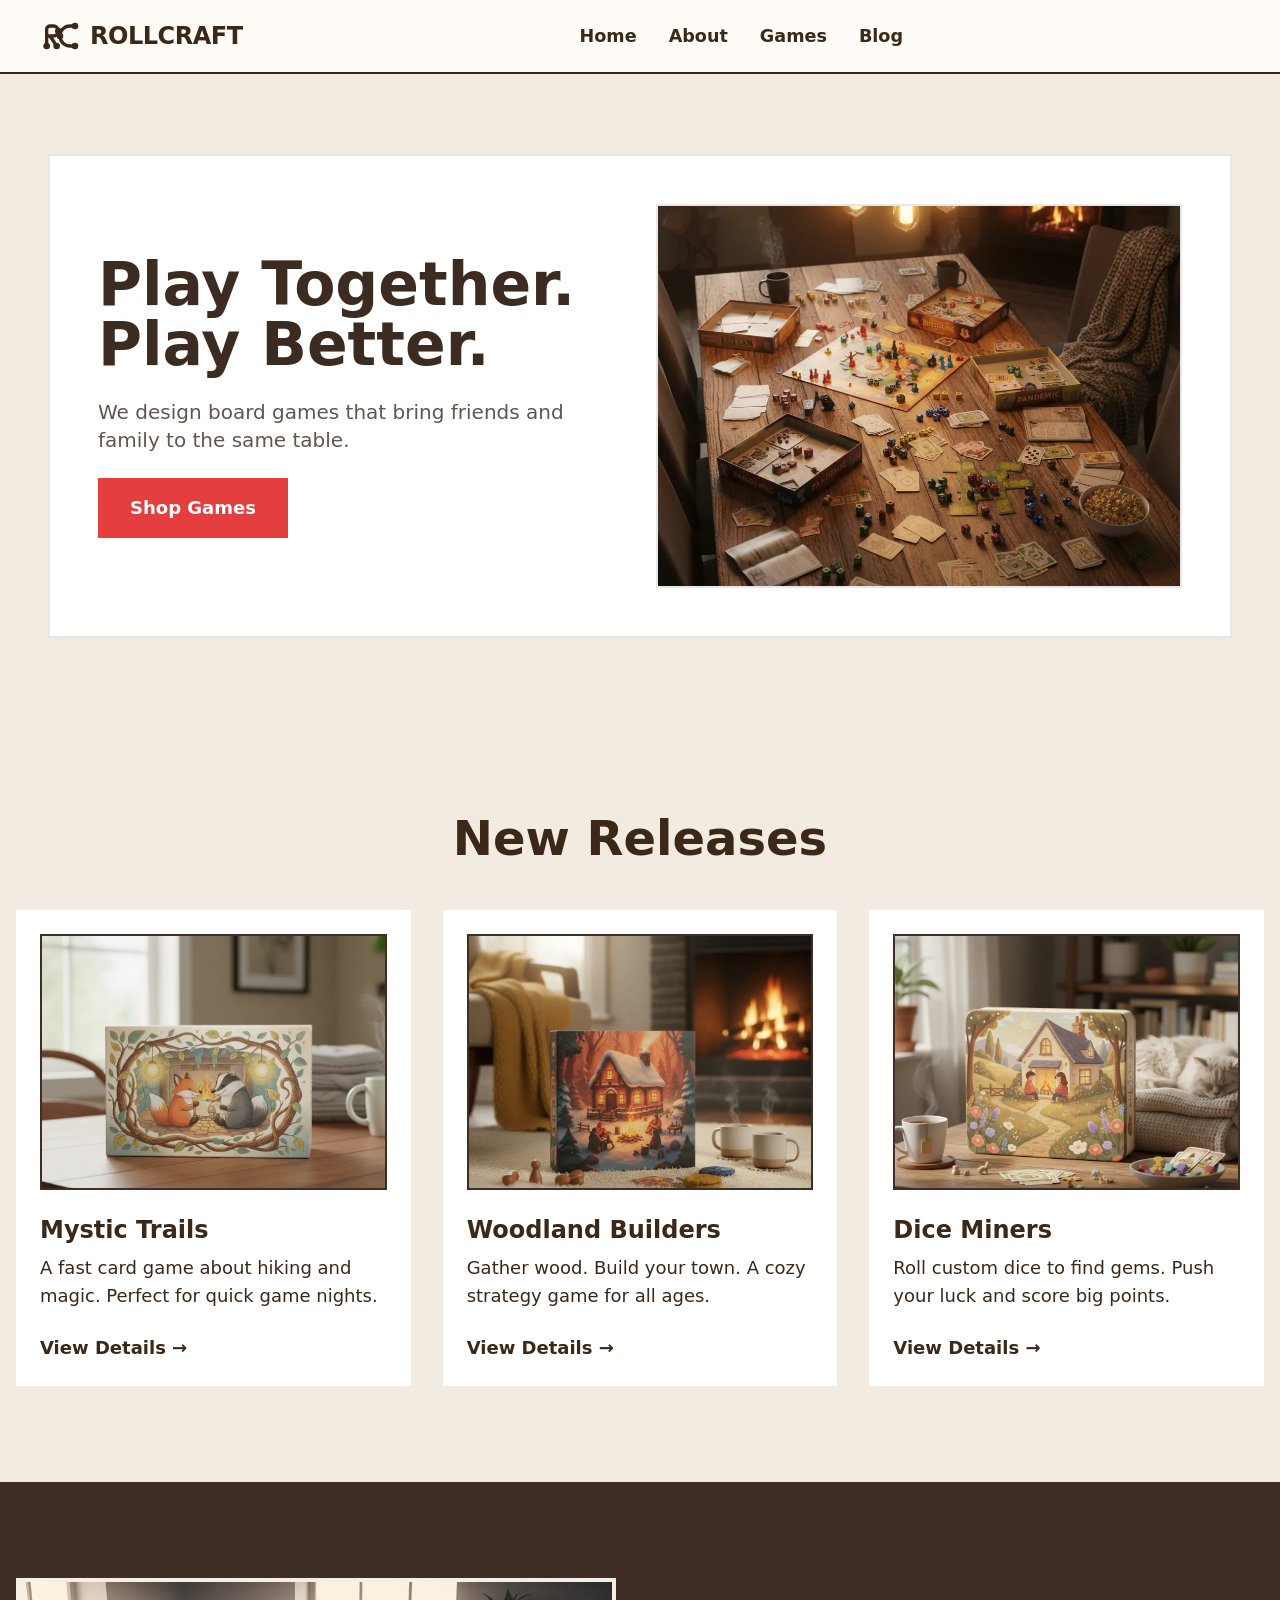
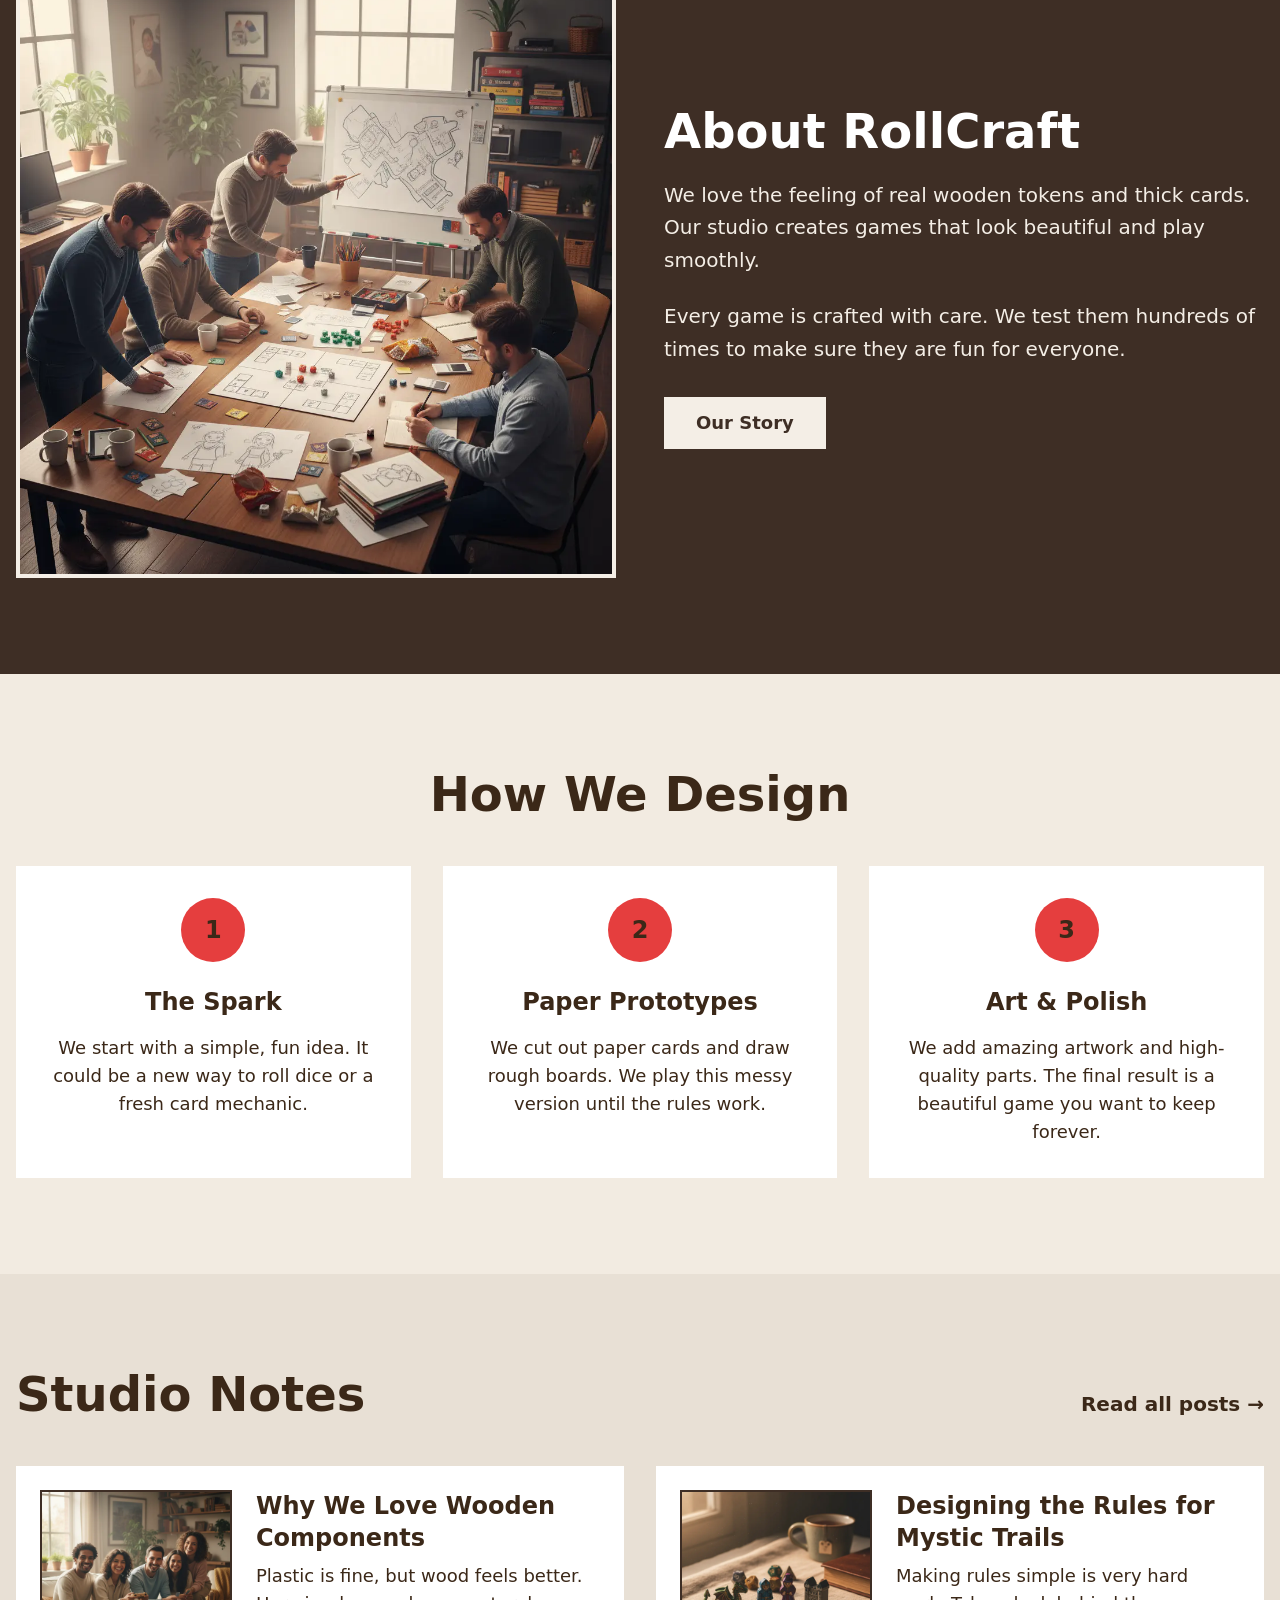
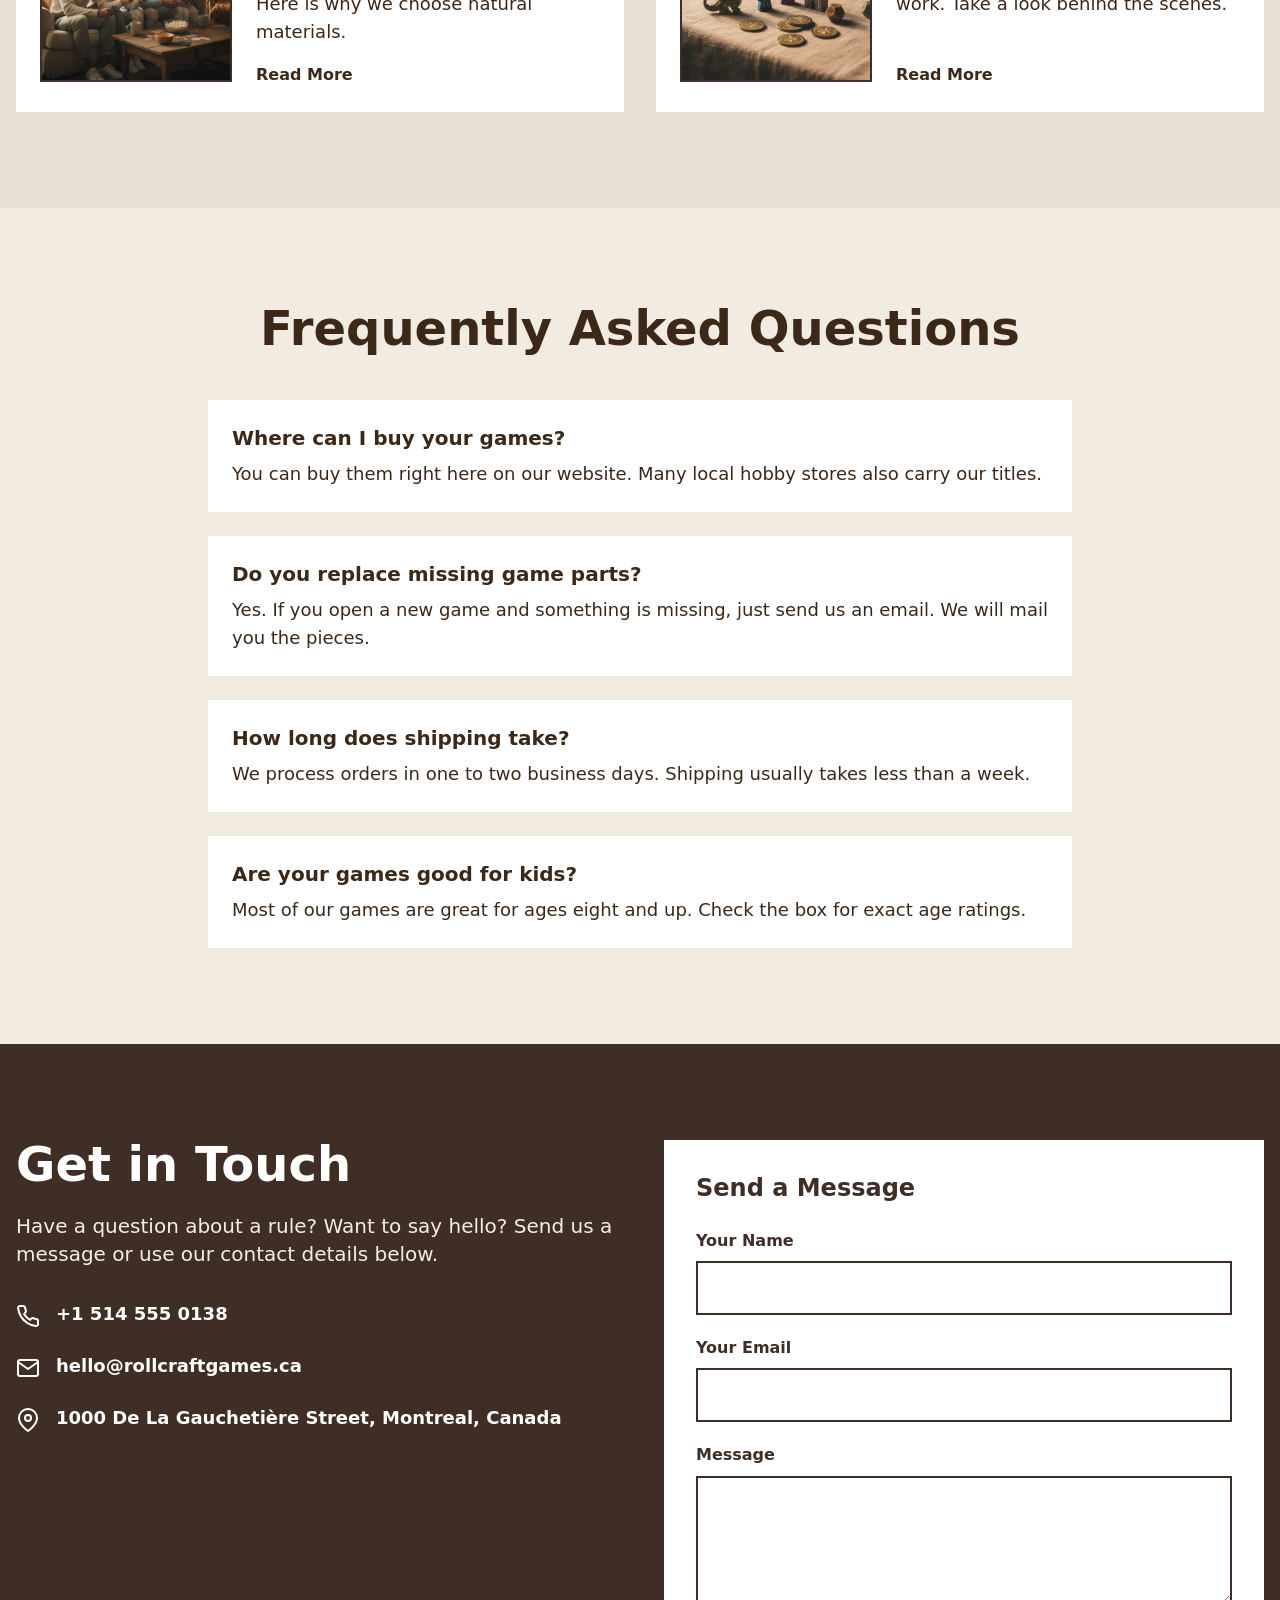
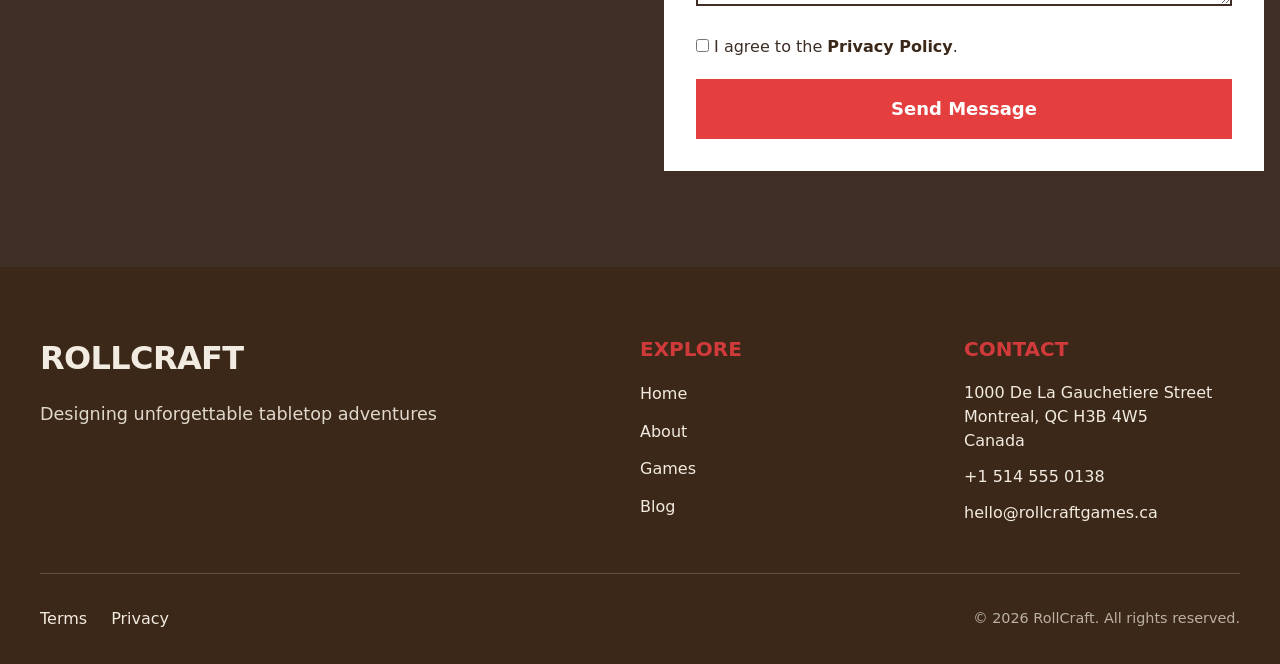
<file: index.html>
<!doctype html>
<html data-page="index.html" lang="en">
  <head>
    <meta charset="utf-8" />
    <title>RollCraft | Designing Unforgettable Tabletop Adventures</title>
    <meta
      name="description"
      content="Main page showcasing our newest board games and studio overview"
    />
    <meta name="viewport" content="width=device-width, initial-scale=1" />
    <link rel="stylesheet" href="assets/css/tailwind.css" />
    <link rel="stylesheet" href="assets/css/chrome.css" />
    <link rel="icon" href="assets/brand/favicon.svg" type="image/svg+xml" />

    <meta property="og:type" content="website" />
    <meta property="og:url" content="https://rollcraft.com/" />
    <meta
      property="og:title"
      content="RollCraft | Designing Unforgettable Tabletop Adventures"
    />
    <meta
      property="og:description"
      content="Main page showcasing our newest board games and studio overview"
    />
    <meta property="og:image:alt" content="RollCraft – tabletop game studio" />
    <meta property="og:site_name" content="RollCraft" />
    <meta property="og:image" content="assets/img/hero_banner.webp" />
    <link
      rel="shortcut icon"
      href="assets/brand/favicon.svg"
      type="image/x-icon"
    />
  </head>
  <body>
    <header class="site-header sticky-light">
      <div class="header-container">
        <a href="index.html" class="brand">
          <svg
            viewBox="0 0 24 24"
            fill="none"
            xmlns="http://www.w3.org/2000/svg"
          >
            <g
              stroke="currentColor"
              stroke-width="2"
              stroke-linecap="round"
              stroke-linejoin="round"
            >
              <path
                d="M 4 18 L 4 8 A 2 2 0 0 1 6 6 L 8 6 A 3 3 0 0 1 8 12 L 4 12 M 6 12 L 10 18 M 21 6 L 18 6 A 6 6 0 0 0 18 18 L 21 18"
              />
            </g>
            <g fill="currentColor">
              <circle cx="4" cy="18" r="2" />
              <circle cx="11" cy="9" r="2" />
              <circle cx="10" cy="18" r="2" />
              <circle cx="21" cy="6" r="2" />
              <circle cx="12" cy="12" r="2" />
              <circle cx="21" cy="18" r="2" />
            </g>
          </svg>
          <span class="brand-name">RollCraft</span>
        </a>
        <nav class="desktop-nav">
          <a href="index.html">Home</a>
          <a href="about.html">About</a>
          <a href="games.html">Games</a>
          <a href="blog.html">Blog</a>
        </nav>
        <div class="header-actions">
          <a href="games.html" class="btn btn-cta">Shop Games</a>
          <button
            class="burger-menu"
            aria-label="Open menu"
            aria-expanded="false"
            aria-controls="mobile-menu"
          >
            <svg
              viewBox="0 0 24 24"
              stroke="currentColor"
              fill="none"
              stroke-width="2"
              stroke-linecap="round"
              stroke-linejoin="round"
            >
              <line x1="3" y1="12" x2="21" y2="12"></line>
              <line x1="3" y1="6" x2="21" y2="6"></line>
              <line x1="3" y1="18" x2="21" y2="18"></line>
            </svg>
          </button>
        </div>
      </div>
      <div class="mobile-nav-overlay" id="mobile-menu">
        <div class="mobile-bottom-sheet">
          <button class="close-menu" aria-label="Close menu">
            <svg
              viewBox="0 0 24 24"
              stroke="currentColor"
              fill="none"
              stroke-width="2"
              stroke-linecap="round"
              stroke-linejoin="round"
            >
              <line x1="18" y1="6" x2="6" y2="18"></line>
              <line x1="6" y1="6" x2="18" y2="18"></line>
            </svg>
          </button>
          <nav class="mobile-nav-links">
            <a href="index.html">Home</a>
            <a href="about.html">About</a>
            <a href="games.html">Games</a>
            <a href="blog.html">Blog</a>
            <a href="games.html" class="btn btn-cta mobile-cta">Shop Games</a>
          </nav>
        </div>
      </div>
    </header>

    <main>
      <section id="hero" class="py-12 md:py-20 px-6 md:px-12 max-w-7xl mx-auto">
        <div
          class="grid md:grid-cols-2 gap-8 items-center bg-white border-2 border-brown squircle p-6 md:p-12"
        >
          <div class="space-y-6">
            <h1 class="text-4xl md:text-6xl font-bold text-[#3B2B20]">
              Play Together. Play Better.
            </h1>
            <p class="text-lg md:text-xl text-[#3B2B20]/80">
              We design board games that bring friends and family to the same
              table.
            </p>

            <a
              href="games.html"
              class="inline-block bg-red-accent text-white text-lg font-bold py-4 px-8 squircle transition-colors"
              >Shop Games</a
            >
          </div>
          <div class="relative h-64 md:h-96 w-full">
            <img
              src="assets/img/hero_banner.webp"
              alt="Board games and components spread on a table"
              class="absolute inset-0 w-full h-full object-cover squircle border-2 border-brown"
              loading="lazy"
            />
          </div>
        </div>
      </section>

      <!-- New Releases Section -->
      <section id="new-releases" class="py-16 md:py-24 px-4 max-w-7xl mx-auto">
        <h2 class="text-4xl md:text-5xl font-bold mb-12 text-center">
          New Releases
        </h2>
        <div class="grid grid-cols-1 md:grid-cols-3 gap-8">
          <!-- Card 1 -->
          <div
            class="bg-white p-6 squircle border-card flex flex-col items-start"
          >
            <img
              src="assets/img/new_releases_1.webp"
              alt="New game box"
              class="w-full h-64 object-cover squircle mb-6 border-2 border-[#3e2e25]"
              loading="lazy"
            />
            <h3 class="text-2xl font-bold mb-2">Mystic Trails</h3>
            <p class="mb-6 flex-grow text-lg">
              A fast card game about hiking and magic. Perfect for quick game
              nights.
            </p>
            <a
              href="games.html"
              class="text-red-accent font-bold hover:underline text-lg"
              >View Details &rarr;</a
            >
          </div>
          <!-- Card 2 -->
          <div
            class="bg-white p-6 squircle border-card flex flex-col items-start"
          >
            <img
              src="assets/img/new_releases_2.webp"
              alt="New game box"
              class="w-full h-64 object-cover squircle mb-6 border-2 border-[#3e2e25]"
              loading="lazy"
            />
            <h3 class="text-2xl font-bold mb-2">Woodland Builders</h3>
            <p class="mb-6 flex-grow text-lg">
              Gather wood. Build your town. A cozy strategy game for all ages.
            </p>
            <a
              href="games.html"
              class="text-red-accent font-bold hover:underline text-lg"
              >View Details &rarr;</a
            >
          </div>
          <!-- Card 3 -->
          <div
            class="bg-white p-6 squircle border-card flex flex-col items-start"
          >
            <img
              src="assets/img/new_releases_3.webp"
              alt="New game box"
              class="w-full h-64 object-cover squircle mb-6 border-2 border-[#3e2e25]"
              loading="lazy"
            />
            <h3 class="text-2xl font-bold mb-2">Dice Miners</h3>
            <p class="mb-6 flex-grow text-lg">
              Roll custom dice to find gems. Push your luck and score big
              points.
            </p>
            <a
              href="games.html"
              class="text-red-accent font-bold hover:underline text-lg"
              >View Details &rarr;</a
            >
          </div>
        </div>
      </section>

      <!-- About RollCraft Section -->
      <section
        id="about-rollcraft"
        class="py-16 md:py-24 px-4 bg-[#3e2e25] text-[#f4eee6]"
      >
        <div
          class="max-w-7xl mx-auto grid grid-cols-1 md:grid-cols-2 gap-12 items-center"
        >
          <div class="order-2 md:order-1">
            <img
              src="assets/img/about_studio.webp"
              alt="Designers sketching game concepts"
              class="w-full h-auto squircle-lg border-4 border-[#f4eee6]"
              loading="lazy"
            />
          </div>
          <div class="order-1 md:order-2">
            <h2 class="text-4xl md:text-5xl font-bold mb-6 text-white">
              About RollCraft
            </h2>
            <p class="text-xl mb-6 leading-relaxed">
              We love the feeling of real wooden tokens and thick cards. Our
              studio creates games that look beautiful and play smoothly.
            </p>
            <p class="text-xl mb-8 leading-relaxed">
              Every game is crafted with care. We test them hundreds of times to
              make sure they are fun for everyone.
            </p>
            <a
              href="about.html"
              class="inline-block bg-[#f4eee6] text-[#3e2e25] text-lg font-bold py-3 px-8 squircle transition-colors hover:bg-white"
              >Our Story</a
            >
          </div>
        </div>
      </section>

      <!-- How We Design Section -->
      <section id="how-we-design" class="py-16 md:py-24 px-4 max-w-7xl mx-auto">
        <h2 class="text-4xl md:text-5xl font-bold mb-12 text-center">
          How We Design
        </h2>
        <div class="grid grid-cols-1 md:grid-cols-3 gap-8">
          <!-- Step 1 -->
          <div class="bg-white p-8 squircle border-card text-center">
            <div
              class="w-16 h-16 bg-red-accent text-black rounded-full flex items-center justify-center text-2xl font-bold mx-auto mb-6"
            >
              1
            </div>
            <h3 class="text-2xl font-bold mb-4">The Spark</h3>
            <p class="text-lg">
              We start with a simple, fun idea. It could be a new way to roll
              dice or a fresh card mechanic.
            </p>
          </div>
          <!-- Step 2 -->
          <div class="bg-white p-8 squircle border-card text-center">
            <div
              class="w-16 h-16 bg-red-accent text-black  rounded-full flex items-center justify-center text-2xl font-bold mx-auto mb-6"
            >
              2
            </div>
            <h3 class="text-2xl font-bold mb-4">Paper Prototypes</h3>
            <p class="text-lg">
              We cut out paper cards and draw rough boards. We play this messy
              version until the rules work.
            </p>
          </div>
          <!-- Step 3 -->
          <div class="bg-white p-8 squircle border-card text-center">
            <div
              class="w-16 h-16 bg-red-accent text-black  rounded-full flex items-center justify-center text-2xl font-bold mx-auto mb-6"
            >
              3
            </div>
            <h3 class="text-2xl font-bold mb-4">Art &amp; Polish</h3>
            <p class="text-lg">
              We add amazing artwork and high-quality parts. The final result is
              a beautiful game you want to keep forever.
            </p>
          </div>
        </div>
      </section>

      <!-- Blog Section -->
      <section id="blog" class="py-16 md:py-24 px-4 bg-[#e8e0d5]">
        <div class="max-w-7xl mx-auto">
          <div
            class="flex flex-col md:flex-row justify-between items-end mb-12"
          >
            <h2 class="text-4xl md:text-5xl font-bold">Studio Notes</h2>
            <a
              href="blog.html"
              class="text-red-accent font-bold hover:underline text-xl mt-4 md:mt-0"
              >Read all posts &rarr;</a
            >
          </div>
          <div class="grid grid-cols-1 md:grid-cols-2 gap-8">
            <article
              class="bg-white p-6 squircle border-card flex flex-col md:flex-row gap-6"
            >
              <img
                src="assets/img/blog_community_1.webp"
                alt="Playing games"
                class="w-full md:w-48 h-48 object-cover squircle border-2 border-[#3e2e25]"
                loading="lazy"
              />
              <div class="flex flex-col justify-center">
                <h3 class="text-2xl font-bold mb-2">
                  Why We Love Wooden Components
                </h3>
                <p class="mb-4 text-lg">
                  Plastic is fine, but wood feels better. Here is why we choose
                  natural materials.
                </p>
                <a
                  href="blog.html"
                  class="text-red-accent font-bold hover:underline mt-auto"
                  >Read More</a
                >
              </div>
            </article>
            <article
              class="bg-white p-6 squircle border-card flex flex-col md:flex-row gap-6"
            >
              <img
                src="assets/img/blog_community_2.webp"
                alt="Sketching cards"
                class="w-full md:w-48 h-48 object-cover squircle border-2 border-[#3e2e25]"
                loading="lazy"
              />
              <div class="flex flex-col justify-center">
                <h3 class="text-2xl font-bold mb-2">
                  Designing the Rules for Mystic Trails
                </h3>
                <p class="mb-4 text-lg">
                  Making rules simple is very hard work. Take a look behind the
                  scenes.
                </p>
                <a
                  href="blog.html"
                  class="text-red-accent font-bold hover:underline mt-auto"
                  >Read More</a
                >
              </div>
            </article>
          </div>
        </div>
      </section>

      <!-- FAQ Section -->
      <section id="faq" class="py-16 md:py-24 px-4 max-w-4xl mx-auto">
        <h2 class="text-4xl md:text-5xl font-bold mb-12 text-center">
          Frequently Asked Questions
        </h2>
        <div class="space-y-6">
          <div class="bg-white p-6 squircle border-card">
            <h3 class="text-xl font-bold mb-2">Where can I buy your games?</h3>
            <p class="text-lg">
              You can buy them right here on our website. Many local hobby
              stores also carry our titles.
            </p>
          </div>
          <div class="bg-white p-6 squircle border-card">
            <h3 class="text-xl font-bold mb-2">
              Do you replace missing game parts?
            </h3>
            <p class="text-lg">
              Yes. If you open a new game and something is missing, just send us
              an email. We will mail you the pieces.
            </p>
          </div>
          <div class="bg-white p-6 squircle border-card">
            <h3 class="text-xl font-bold mb-2">How long does shipping take?</h3>
            <p class="text-lg">
              We process orders in one to two business days. Shipping usually
              takes less than a week.
            </p>
          </div>
          <div class="bg-white p-6 squircle border-card">
            <h3 class="text-xl font-bold mb-2">
              Are your games good for kids?
            </h3>
            <p class="text-lg">
              Most of our games are great for ages eight and up. Check the box
              for exact age ratings.
            </p>
          </div>
        </div>
      </section>

      <!-- Contact Section -->
      <section
        id="contact"
        class="py-16 md:py-24 px-4 bg-[#3e2e25] text-[#f4eee6]"
      >
        <div class="max-w-7xl mx-auto grid grid-cols-1 md:grid-cols-2 gap-12">
          <div>
            <h2 class="text-4xl md:text-5xl font-bold mb-6 text-white">
              Get in Touch
            </h2>
            <p class="text-xl mb-8">
              Have a question about a rule? Want to say hello? Send us a message
              or use our contact details below.
            </p>
            <div class="space-y-6 text-lg">
              <p class="flex items-start gap-4 text-white">
                <svg
                  class="w-6 h-6 mt-1 flex-shrink-0 text-white"
                  viewBox="0 0 24 24"
                  fill="none"
                  stroke="currentColor"
                  stroke-width="2"
                  stroke-linecap="round"
                  stroke-linejoin="round"
                >
                  <path
                    d="M22 16.92v3a2 2 0 0 1-2.18 2 19.79 19.79 0 0 1-8.63-3.07 19.5 19.5 0 0 1-6-6 19.79 19.79 0 0 1-3.07-8.67A2 2 0 0 1 4.11 2h3a2 2 0 0 1 2 1.72 12.84 12.84 0 0 0 .7 2.81 2 2 0 0 1-.45 2.11L8.09 9.91a16 16 0 0 0 6 6l1.27-1.27a2 2 0 0 1 2.11-.45 12.84 12.84 0 0 0 2.81.7A2 2 0 0 1 22 16.92z"
                  ></path>
                </svg>
                <a
                  href="tel:+15145550138"
                  class="hover:underline hover:text-white text-white transition-colors"
                  >+1 514 555 0138</a
                >
              </p>
              <p class="flex items-start gap-4">
                <svg
                  class="w-6 h-6 mt-1 flex-shrink-0 text-white"
                  viewBox="0 0 24 24"
                  fill="none"
                  stroke="currentColor"
                  stroke-width="2"
                  stroke-linecap="round"
                  stroke-linejoin="round"
                >
                  <path
                    d="M4 4h16c1.1 0 2 .9 2 2v12c0 1.1-.9 2-2 2H4c-1.1 0-2-.9-2-2V6c0-1.1.9-2 2-2z"
                  ></path>
                  <polyline points="22,6 12,13 2,6"></polyline>
                </svg>
                <a
                  href="mailto:hello@rollcraftgames.ca"
                  class="hover:underline hover:text-white text-white transition-colors"
                  >hello@rollcraftgames.ca</a
                >
              </p>
              <p class="flex items-start gap-4">
                <svg
                  class="w-6 h-6 mt-1 flex-shrink-0 text-white"
                  viewBox="0 0 24 24"
                  fill="none"
                  stroke="currentColor"
                  stroke-width="2"
                  stroke-linecap="round"
                  stroke-linejoin="round"
                >
                  <path
                    d="M21 10c0 7-9 13-9 13s-9-6-9-13a9 9 0 0 1 18 0z"
                  ></path>
                  <circle cx="12" cy="10" r="3"></circle>
                </svg>
                <a
                  href="https://maps.app.goo.gl/Dtriahmx4hS7bvdK9"
                  target="_blank"
                  rel="noopener noreferrer"
                  class="hover:underline hover:text-white text-white transition-colors"
                >
                  1000 De La Gauchetière Street, Montreal, Canada</span>
                </a>
              </p>
            </div>
          </div>
          <div class="bg-white p-8 squircle border-card text-[#3e2e25]">
            <h3 class="text-2xl font-bold mb-6">Send a Message</h3>
            <form action="thanks_form.php" method="POST" class="space-y-5">
              <div>
                <label for="name" class="block font-bold mb-2">Your Name</label>
                <input
                  type="text"
                  id="name"
                  name="name"
                  required
                  class="w-full border-2 border-[#3e2e25] squircle px-4 py-3 focus:outline-none focus:ring-2 focus:ring-red-accent"
                />
              </div>
              <div>
                <label for="email" class="block font-bold mb-2"
                  >Your Email</label
                >
                <input
                  type="email"
                  id="email"
                  name="email"
                  required
                  class="w-full border-2 border-[#3e2e25] squircle px-4 py-3 focus:outline-none focus:ring-2 focus:ring-red-accent"
                />
              </div>
              <div>
                <label for="message" class="block font-bold mb-2"
                  >Message</label
                >
                <textarea
                  id="message"
                  name="message"
                  rows="4"
                  required
                  class="w-full border-2 border-[#3e2e25] squircle px-4 py-3 focus:outline-none focus:ring-2 focus:ring-red-accent"
                ></textarea>
              </div>

              <div class="form-privacy">
                <label class="privacy-label">
                  <input type="checkbox" name="privacyAccepted" required />
                  <span
                    >I agree to the
                    <a href="privacy-policy.html" target="_blank" rel="noopener"
                      >Privacy Policy</a
                    >.</span
                  >
                </label>
              </div>
              <button
                type="submit"
                class="w-full bg-red-accent text-white font-bold py-4 px-8 squircle transition-colors text-lg"
              >
                Send Message
              </button>
            </form>
          </div>
        </div>
      </section>
    </main>
    <footer class="site-footer">
      <div class="footer-container">
        <div class="footer-brand">
          <span class="footer-logo">RollCraft</span>
          <p class="tagline">Designing unforgettable tabletop adventures</p>
        </div>
        <div class="footer-links">
          <h3>Explore</h3>
          <nav>
            <a href="index.html">Home</a>
            <a href="about.html">About</a>
            <a href="games.html">Games</a>
            <a href="blog.html">Blog</a>
          </nav>
        </div>
        <div class="footer-contact">
          <h3>Contact</h3>
          <address>
            <a
              href="https://maps.app.goo.gl/Dtriahmx4hS7bvdK9"
              target="_blank"
              rel="noopener"
            >
              1000 De La Gauchetiere Street<br />
              Montreal, QC H3B 4W5<br />
              Canada
            </a>
            <a href="tel:+15145550138">+1 514 555 0138</a>
            <a href="mailto:hello@rollcraftgames.ca">hello@rollcraftgames.ca</a>
          </address>
        </div>
      </div>
      <div class="footer-bottom">
        <div class="legal-links">
          <a href="terms-conditions.html">Terms</a>
          <a href="privacy-policy.html">Privacy</a>
        </div>
        <p class="copyright">&copy; 2026 RollCraft. All rights reserved.</p>
      </div>
    </footer>
    <script defer src="assets/js/chrome.js"></script>
    
    <script defer src="assets/js/site.js"></script>
  </body>
</html>
</file>
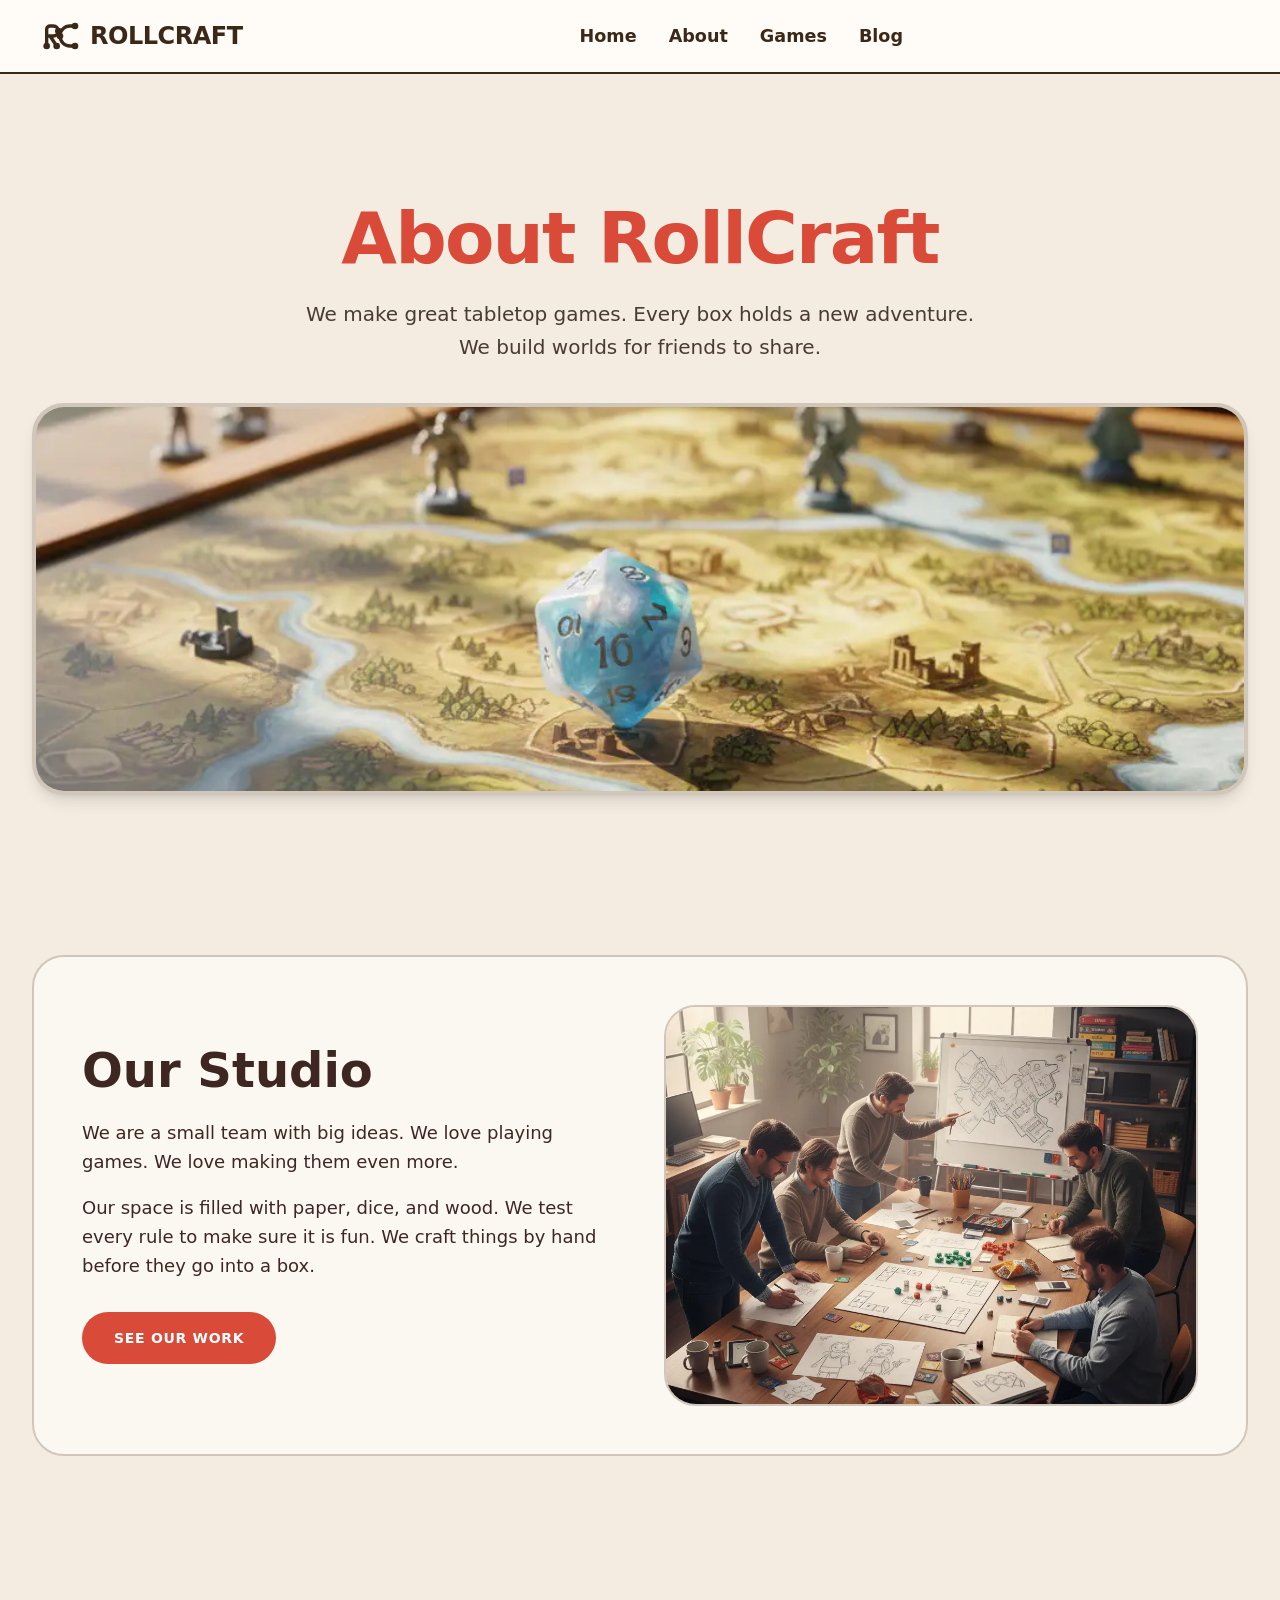
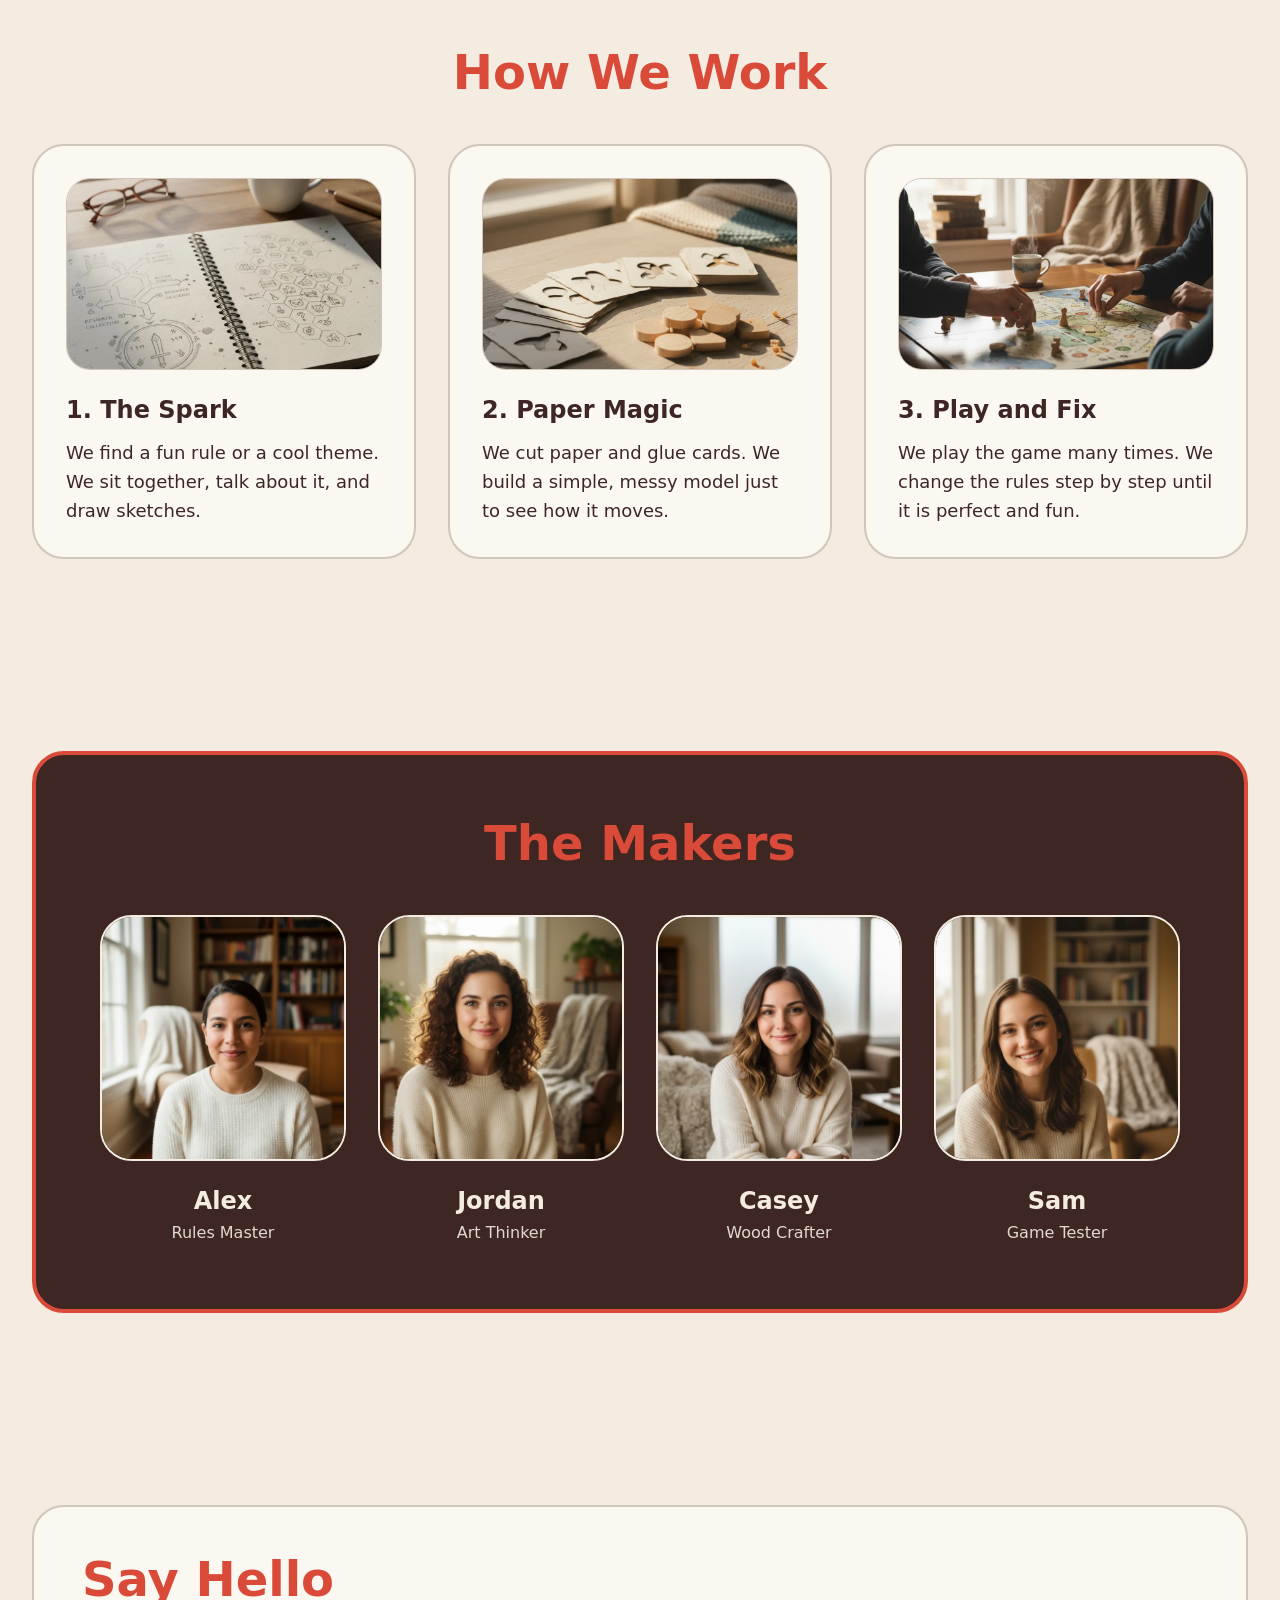
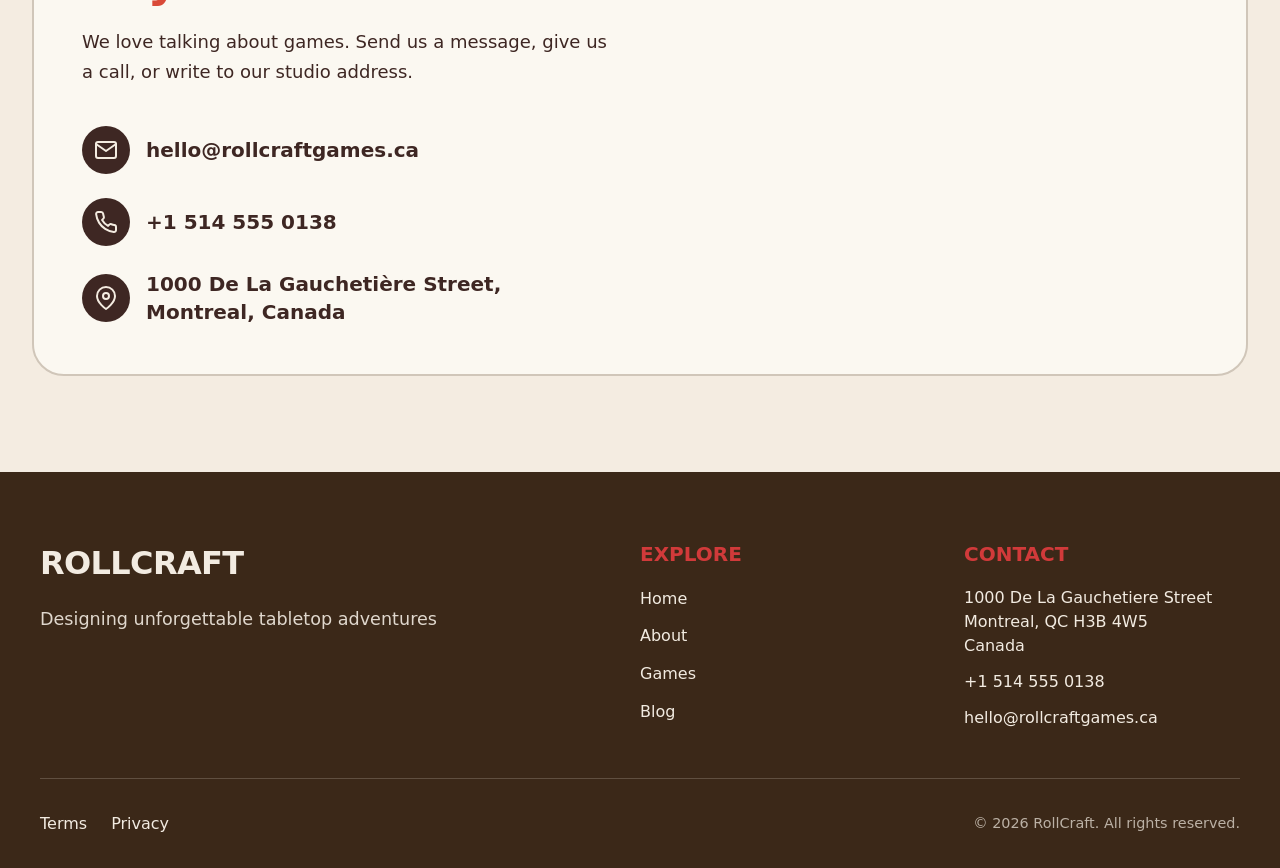
<file: about.html>
<!doctype html>
<html data-page="about.html" lang="en">
  <head>
    <meta charset="utf-8" />
    <meta name="viewport" content="width=device-width, initial-scale=1.0" />
    <title>About Us | RollCraft</title>
    <meta
      name="description"
      content="Learn about the RollCraft studio, our design process, and the team"
    />
    <script defer src="assets/js/site.js"></script>
    <link rel="stylesheet" href="assets/css/tailwind.css" />
    <link rel="stylesheet" href="assets/css/chrome.css" />
    <link rel="icon" href="assets/brand/favicon.svg" type="image/svg+xml" />

    <meta property="og:type" content="website" />
    <meta property="og:url" content="https://rollcraft.com/" />
    <meta
      property="og:title"
      content="RollCraft | Designing Unforgettable Tabletop Adventures"
    />
    <meta
      property="og:description"
      content="Main page showcasing our newest board games and studio overview"
    />
    <meta property="og:image:alt" content="RollCraft – tabletop game studio" />
    <meta property="og:site_name" content="RollCraft" />
    <meta property="og:image" content="assets/img/hero_banner.webp" />
    <link
      rel="shortcut icon"
      href="assets/brand/favicon.svg"
      type="image/x-icon"
    />
  </head>
  <body
    class="bg-[#f4ece1] text-[#3e2723] font-sans selection:bg-[#d94a38] selection:text-white"
  >
    <header class="site-header sticky-light">
      <div class="header-container">
        <a href="index.html" class="brand">
          <svg
            viewBox="0 0 24 24"
            fill="none"
            xmlns="http://www.w3.org/2000/svg"
          >
            <g
              stroke="currentColor"
              stroke-width="2"
              stroke-linecap="round"
              stroke-linejoin="round"
            >
              <path
                d="M 4 18 L 4 8 A 2 2 0 0 1 6 6 L 8 6 A 3 3 0 0 1 8 12 L 4 12 M 6 12 L 10 18 M 21 6 L 18 6 A 6 6 0 0 0 18 18 L 21 18"
              />
            </g>
            <g fill="currentColor">
              <circle cx="4" cy="18" r="2" />
              <circle cx="11" cy="9" r="2" />
              <circle cx="10" cy="18" r="2" />
              <circle cx="21" cy="6" r="2" />
              <circle cx="12" cy="12" r="2" />
              <circle cx="21" cy="18" r="2" />
            </g>
          </svg>
          <span class="brand-name">RollCraft</span>
        </a>
        <nav class="desktop-nav">
          <a href="index.html">Home</a>
          <a href="about.html">About</a>
          <a href="games.html">Games</a>
          <a href="blog.html">Blog</a>
        </nav>
        <div class="header-actions">
          <a href="games.html" class="btn btn-cta">Shop Games</a>
          <button
            class="burger-menu"
            aria-label="Open menu"
            aria-expanded="false"
            aria-controls="mobile-menu"
          >
            <svg
              viewBox="0 0 24 24"
              stroke="currentColor"
              fill="none"
              stroke-width="2"
              stroke-linecap="round"
              stroke-linejoin="round"
            >
              <line x1="3" y1="12" x2="21" y2="12"></line>
              <line x1="3" y1="6" x2="21" y2="6"></line>
              <line x1="3" y1="18" x2="21" y2="18"></line>
            </svg>
          </button>
        </div>
      </div>
      <div class="mobile-nav-overlay" id="mobile-menu">
        <div class="mobile-bottom-sheet">
          <button class="close-menu" aria-label="Close menu">
            <svg
              viewBox="0 0 24 24"
              stroke="currentColor"
              fill="none"
              stroke-width="2"
              stroke-linecap="round"
              stroke-linejoin="round"
            >
              <line x1="18" y1="6" x2="6" y2="18"></line>
              <line x1="6" y1="6" x2="18" y2="18"></line>
            </svg>
          </button>
          <nav class="mobile-nav-links">
            <a href="index.html">Home</a>
            <a href="about.html">About</a>
            <a href="games.html">Games</a>
            <a href="blog.html">Blog</a>
            <a href="games.html" class="btn btn-cta mobile-cta">Shop Games</a>
          </nav>
        </div>
      </div>
    </header>

    <main>
      <!-- Hero Section -->
      <section
        id="hero"
        class="pt-24 pb-12 md:pt-32 md:pb-16 px-4 md:px-8 max-w-7xl mx-auto text-left md:text-center"
      >
        <h1
          class="text-5xl md:text-7xl font-condensed font-bold mb-6 text-[#d94a38] tracking-tight"
        >
          About RollCraft
        </h1>
        <p
          class="text-xl max-w-2xl mx-auto text-[#4a3b32] leading-relaxed mb-10"
        >
          We make great tabletop games. Every box holds a new adventure. We
          build worlds for friends to share.
        </p>
        <div
          class="rounded-[2rem] overflow-hidden border-4 border-[#d0c6b9] shadow-lg"
        >
          <img
            src="assets/img/hero_small.webp"
            alt="A colorful die resting on a board game map"
            class="w-full h-64 md:h-96 object-cover"
            loading="lazy"
          />
        </div>
      </section>

      <!-- Our Studio -->
      <section
        id="studio"
        class="py-16 md:py-24 px-4 md:px-8 max-w-7xl mx-auto"
      >
        <div
          class="flex flex-col md:flex-row gap-12 items-center bg-[#fbf8f1] p-8 md:p-12 rounded-[2rem] border-2 border-[#d0c6b9]"
        >
          <div class="flex-1 text-left">
            <h2
              class="text-3xl md:text-5xl font-condensed font-bold mb-6 text-[#3e2723]"
            >
              Our Studio
            </h2>
            <p class="text-lg mb-4 leading-relaxed">
              We are a small team with big ideas. We love playing games. We love
              making them even more.
            </p>
            <p class="text-lg mb-8 leading-relaxed">
              Our space is filled with paper, dice, and wood. We test every rule
              to make sure it is fun. We craft things by hand before they go
              into a box.
            </p>
            <a
              href="games.html"
              class="inline-block bg-[#d94a38] text-white px-8 py-4 rounded-full font-bold uppercase tracking-wider text-sm hover:bg-[#b73a2a] transition-colors"
            >
              See Our Work
            </a>
          </div>
          <div class="flex-1 w-full">
            <img
              src="assets/img/about_studio.webp"
              alt="Designers testing a paper prototype at a large table"
              class="w-full h-auto rounded-[2rem] border-2 border-[#d0c6b9] object-cover aspect-[4/3]"
              loading="lazy"
            />
          </div>
        </div>
      </section>

      <!-- Design Process -->
      <section
        id="process"
        class="py-16 md:py-24 px-4 md:px-8 max-w-7xl mx-auto"
      >
        <h2
          class="text-3xl md:text-5xl font-condensed font-bold mb-12 text-left md:text-center text-[#d94a38]"
        >
          How We Work
        </h2>
        <div class="grid grid-cols-1 md:grid-cols-3 gap-8 text-left">
          <!-- Card 1 -->
          <div
            class="bg-[#fbf8f1] p-8 rounded-[2rem] border-2 border-[#d0c6b9] flex flex-col h-full"
          >
            <img
              src="assets/img/design_process_idea.webp"
              alt="A notebook with sketches of game rules"
              class="w-full h-48 object-cover rounded-[1.5rem] mb-6 border border-[#d0c6b9]"
              loading="lazy"
            />
            <h3 class="text-2xl font-condensed font-bold mb-3 text-[#3e2723]">
              1. The Spark
            </h3>
            <p class="text-lg leading-relaxed">
              We find a fun rule or a cool theme. We sit together, talk about
              it, and draw sketches.
            </p>
          </div>
          <!-- Card 2 -->
          <div
            class="bg-[#fbf8f1] p-8 rounded-[2rem] border-2 border-[#d0c6b9] flex flex-col h-full"
          >
            <img
              src="assets/img/design_process_prototype.webp"
              alt="Hand cut cards and blank wooden tokens"
              class="w-full h-48 object-cover rounded-[1.5rem] mb-6 border border-[#d0c6b9]"
              loading="lazy"
            />
            <h3 class="text-2xl font-condensed font-bold mb-3 text-[#3e2723]">
              2. Paper Magic
            </h3>
            <p class="text-lg leading-relaxed">
              We cut paper and glue cards. We build a simple, messy model just
              to see how it moves.
            </p>
          </div>
          <!-- Card 3 -->
          <div
            class="bg-[#fbf8f1] p-8 rounded-[2rem] border-2 border-[#d0c6b9] flex flex-col h-full"
          >
            <img
              src="assets/img/design_process_playtest.webp"
              alt="People moving pieces on a printed board"
              class="w-full h-48 object-cover rounded-[1.5rem] mb-6 border border-[#d0c6b9]"
              loading="lazy"
            />
            <h3 class="text-2xl font-condensed font-bold mb-3 text-[#3e2723]">
              3. Play and Fix
            </h3>
            <p class="text-lg leading-relaxed">
              We play the game many times. We change the rules step by step
              until it is perfect and fun.
            </p>
          </div>
        </div>
      </section>

      <!-- The Designers -->
      <section id="team" class="py-16 md:py-24 px-4 md:px-8 max-w-7xl mx-auto">
        <div
          class="bg-[#3e2723] text-[#f4ece1] p-8 md:p-16 rounded-[2rem] border-4 border-[#d94a38]"
        >
          <h2
            class="text-3xl md:text-5xl font-condensed font-bold mb-12 text-left md:text-center text-[#d94a38]"
          >
            The Makers
          </h2>
          <div class="grid grid-cols-1 sm:grid-cols-2 md:grid-cols-4 gap-8">
            <!-- Member 1 -->
            <div class="text-left md:text-center">
              <img
                src="assets/img/team_member_1.webp"
                alt="Portrait of Alex"
                class="w-full aspect-square object-cover rounded-[2rem] mb-6 border-2 border-[#f4ece1]"
                loading="lazy"
              />
              <h3 class="text-2xl font-bold font-condensed mb-1">Alex</h3>
              <p class="text-base opacity-90">Rules Master</p>
            </div>
            <!-- Member 2 -->
            <div class="text-left md:text-center">
              <img
                src="assets/img/team_member_2.webp"
                alt="Portrait of Jordan"
                class="w-full aspect-square object-cover rounded-[2rem] mb-6 border-2 border-[#f4ece1]"
                loading="lazy"
              />
              <h3 class="text-2xl font-bold font-condensed mb-1">Jordan</h3>
              <p class="text-base opacity-90">Art Thinker</p>
            </div>
            <!-- Member 3 -->
            <div class="text-left md:text-center">
              <img
                src="assets/img/team_member_3.webp"
                alt="Portrait of Casey"
                class="w-full aspect-square object-cover rounded-[2rem] mb-6 border-2 border-[#f4ece1]"
                loading="lazy"
              />
              <h3 class="text-2xl font-bold font-condensed mb-1">Casey</h3>
              <p class="text-base opacity-90">Wood Crafter</p>
            </div>
            <!-- Member 4 -->
            <div class="text-left md:text-center">
              <img
                src="assets/img/team_member_4.webp"
                alt="Portrait of Sam"
                class="w-full aspect-square object-cover rounded-[2rem] mb-6 border-2 border-[#f4ece1]"
                loading="lazy"
              />
              <h3 class="text-2xl font-bold font-condensed mb-1">Sam</h3>
              <p class="text-base opacity-90">Game Tester</p>
            </div>
          </div>
        </div>
      </section>

      <!-- Contact Block -->
      <section
        id="contact"
        class="py-16 md:py-24 px-4 md:px-8 max-w-7xl mx-auto"
      >
        <div
          class="grid grid-cols-1 md:grid-cols-2 gap-12 bg-[#fbf8f1] p-8 md:p-12 rounded-[2rem] border-2 border-[#d0c6b9]"
        >
          <div class="text-left">
            <h2
              class="text-3xl md:text-5xl font-condensed font-bold mb-6 text-[#d94a38]"
            >
              Say Hello
            </h2>
            <p class="text-lg mb-10 leading-relaxed">
              We love talking about games. Send us a message, give us a call, or
              write to our studio address.
            </p>
            <ul class="space-y-6">
              <li class="flex items-center gap-4">
                <span class="bg-[#3e2723] p-3 rounded-full text-[#f4ece1]">
                  <svg
                    class="w-6 h-6"
                    viewBox="0 0 24 24"
                    fill="none"
                    stroke="currentColor"
                    stroke-width="2"
                    stroke-linecap="round"
                    stroke-linejoin="round"
                  >
                    <path
                      d="M4 4h16c1.1 0 2 .9 2 2v12c0 1.1-.9 2-2 2H4c-1.1 0-2-.9-2-2V6c0-1.1.9-2 2-2z"
                    ></path>
                    <polyline points="22,6 12,13 2,6"></polyline>
                  </svg>
                </span>
                <a
                  href="mailto:hello@rollcraftgames.ca"
                  class="text-xl font-bold text-[#3e2723] hover:text-[#d94a38] transition-colors"
                >
                  hello@rollcraftgames.ca
                </a>
              </li>
              <li class="flex items-center gap-4">
                <span class="bg-[#3e2723] p-3 rounded-full text-[#f4ece1]">
                  <svg
                    class="w-6 h-6"
                    viewBox="0 0 24 24"
                    fill="none"
                    stroke="currentColor"
                    stroke-width="2"
                    stroke-linecap="round"
                    stroke-linejoin="round"
                  >
                    <path
                      d="M22 16.92v3a2 2 0 0 1-2.18 2 19.79 19.79 0 0 1-8.63-3.07 19.5 19.5 0 0 1-6-6 19.79 19.79 0 0 1-3.07-8.67A2 2 0 0 1 4.11 2h3a2 2 0 0 1 2 1.72 12.84 12.84 0 0 0 .7 2.81 2 2 0 0 1-.45 2.11L8.09 9.91a16 16 0 0 0 6 6l1.27-1.27a2 2 0 0 1 2.11-.45 12.84 12.84 0 0 0 2.81.7A2 2 0 0 1 22 16.92z"
                    ></path>
                  </svg>
                </span>
                <a
                  href="tel:+15145550138"
                  class="text-xl font-bold text-[#3e2723] hover:text-[#d94a38] transition-colors"
                >
                  +1 514 555 0138
                </a>
              </li>
              <li class="flex items-center gap-4">
                <span class="bg-[#3e2723] p-3 rounded-full text-[#f4ece1]">
                  <svg
                    class="w-6 h-6"
                    viewBox="0 0 24 24"
                    fill="none"
                    stroke="currentColor"
                    stroke-width="2"
                    stroke-linecap="round"
                    stroke-linejoin="round"
                  >
                    <path
                      d="M21 10c0 7-9 13-9 13s-9-6-9-13a9 9 0 0 1 18 0z"
                    ></path>
                    <circle cx="12" cy="10" r="3"></circle>
                  </svg>
                </span>
                <a
                  href="https://maps.app.goo.gl/Dtriahmx4hS7bvdK9"
                  target="_blank"
                  rel="noopener noreferrer"
                  class="text-xl font-bold text-[#3e2723] hover:text-[#d94a38] transition-colors"
                >
                  1000 De La Gauchetière Street, Montreal, Canada
                </a>
              </li>
            </ul>
          </div>
          <div class="flex flex-col justify-center"></div>
        </div>
      </section>
    </main>

    <footer class="site-footer">
      <div class="footer-container">
        <div class="footer-brand">
          <span class="footer-logo">RollCraft</span>
          <p class="tagline">Designing unforgettable tabletop adventures</p>
        </div>
        <div class="footer-links">
          <h3>Explore</h3>
          <nav>
            <a href="index.html">Home</a>
            <a href="about.html">About</a>
            <a href="games.html">Games</a>
            <a href="blog.html">Blog</a>
          </nav>
        </div>
        <div class="footer-contact">
          <h3>Contact</h3>
          <address>
            <a
              href="https://maps.app.goo.gl/Dtriahmx4hS7bvdK9"
              target="_blank"
              rel="noopener"
            >
              1000 De La Gauchetiere Street<br />
              Montreal, QC H3B 4W5<br />
              Canada
            </a>
            <a href="tel:+15145550138">+1 514 555 0138</a>
            <a href="mailto:hello@rollcraftgames.ca">hello@rollcraftgames.ca</a>
          </address>
        </div>
      </div>
      <div class="footer-bottom">
        <div class="legal-links">
          <a href="terms-conditions.html">Terms</a>
          <a href="privacy-policy.html">Privacy</a>
        </div>
        <p class="copyright">&copy; 2026 RollCraft. All rights reserved.</p>
      </div>
    </footer>
    <script defer src="assets/js/chrome.js"></script>
  </body>
</html>
</file>
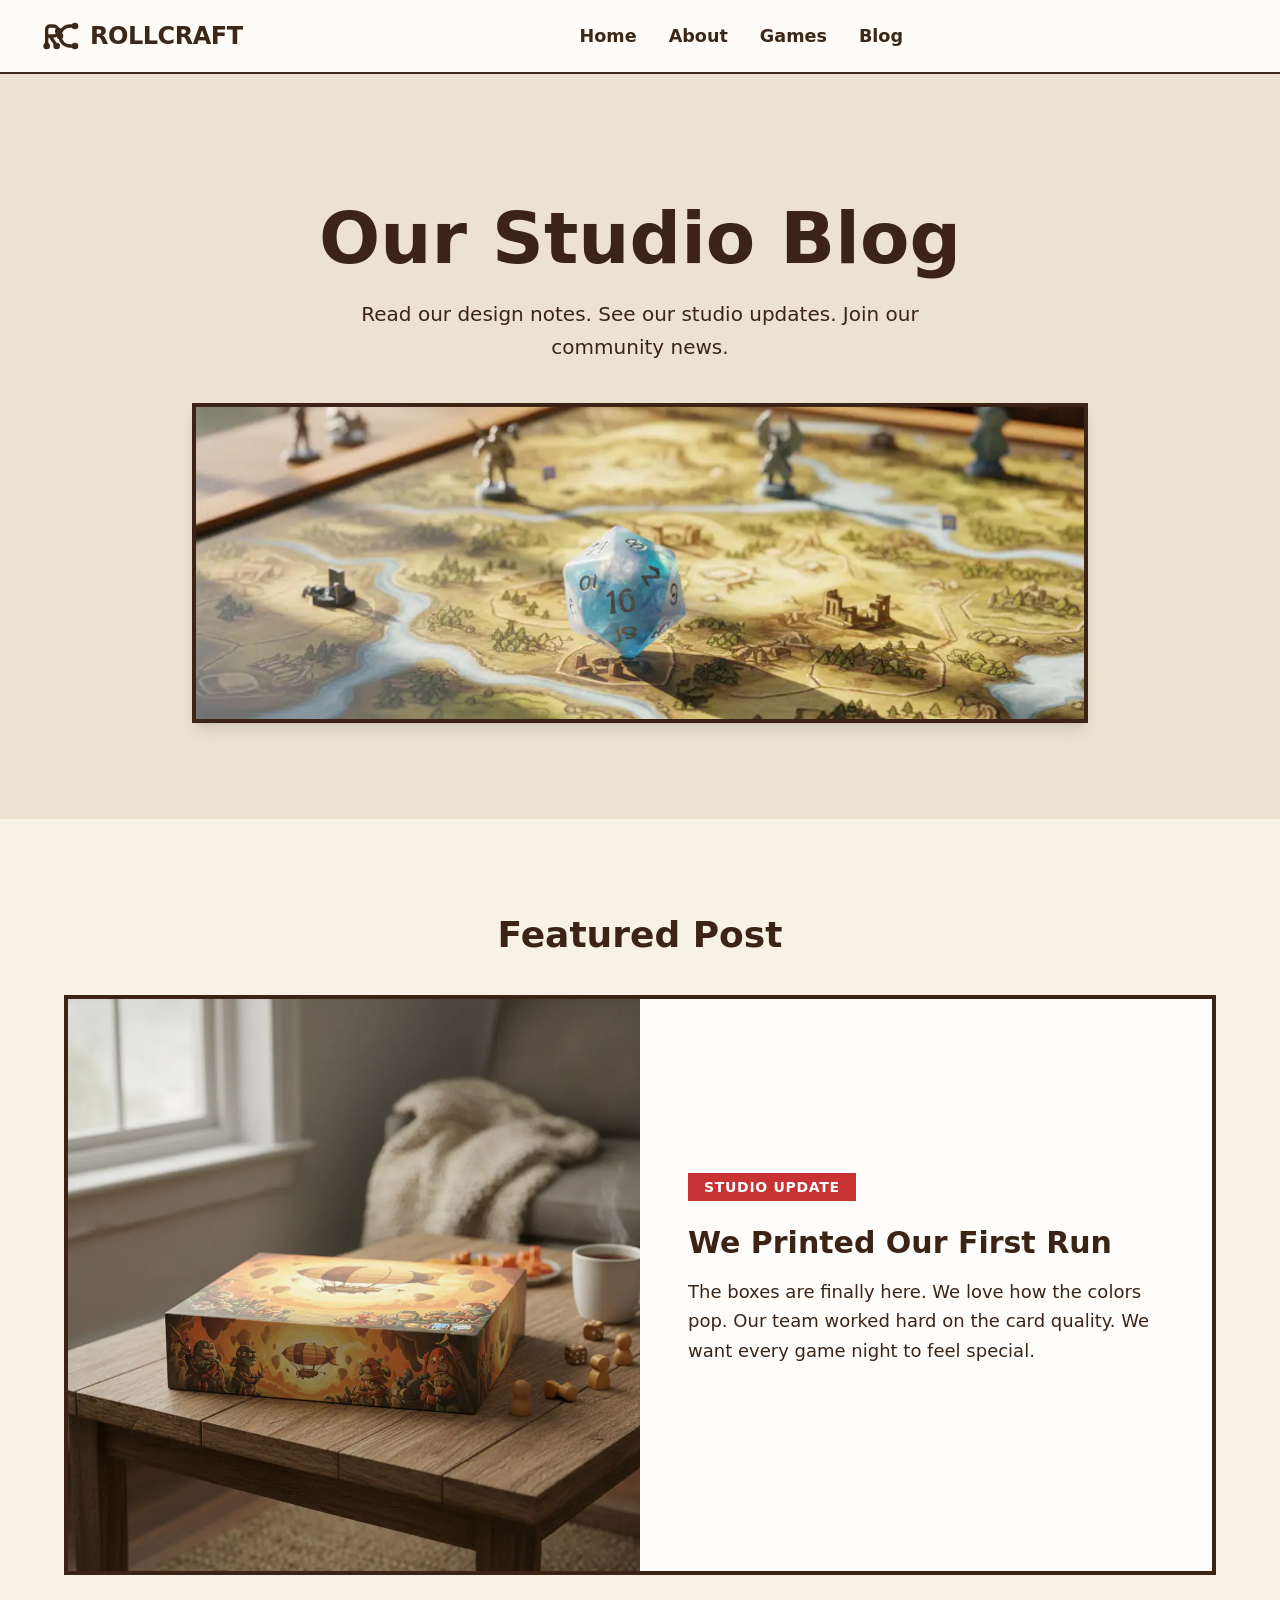
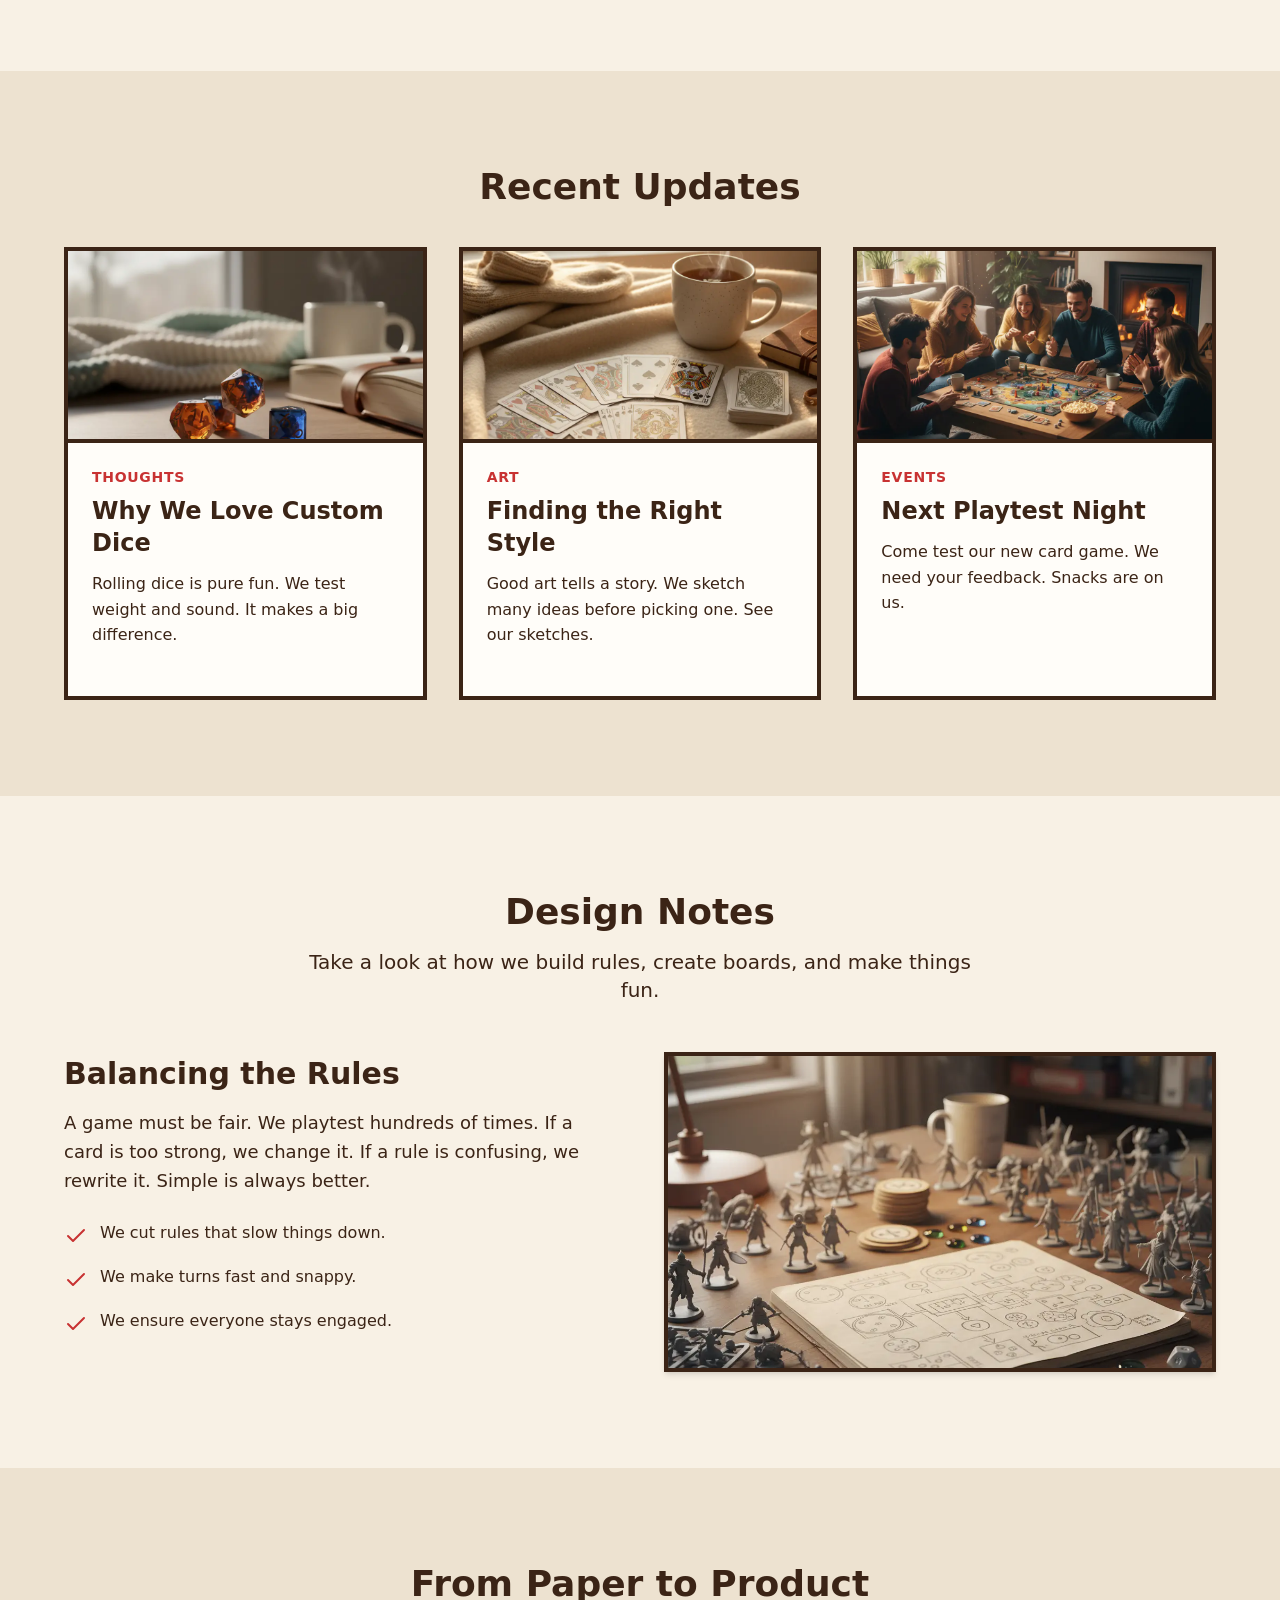
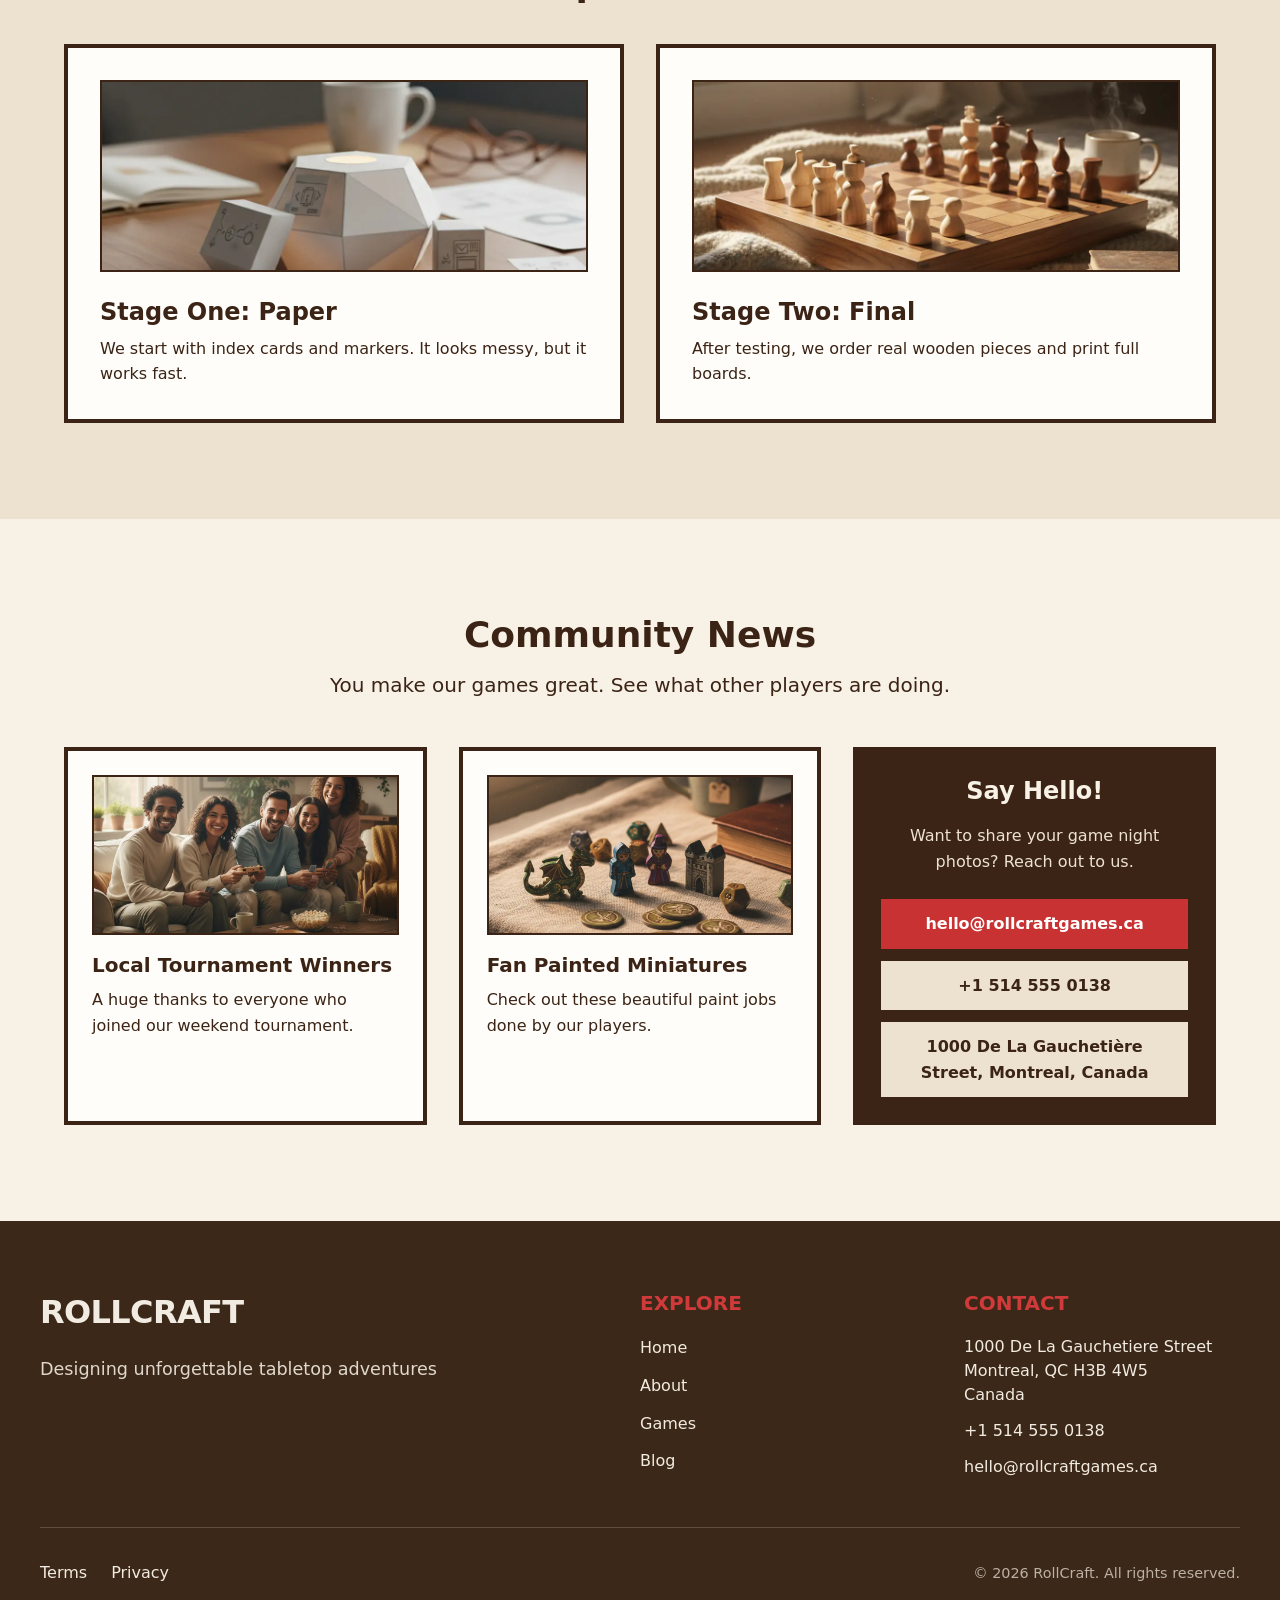
<file: blog.html>
<!doctype html>
<html data-page="blog.html" lang="en">
  <head>
    <meta charset="utf-8" />
    <title>Blog - RollCraft</title>
    <meta
      name="description"
      content="Read our design notes, studio updates, and community news"
    />
    <meta name="viewport" content="width=device-width, initial-scale=1" />
    <script defer src="assets/js/site.js"></script>

    <link rel="stylesheet" href="assets/css/tailwind.css" />
    <link rel="stylesheet" href="assets/css/chrome.css" />
    <link rel="icon" href="assets/brand/favicon.svg" type="image/svg+xml" />

    <meta property="og:type" content="website" />
    <meta property="og:url" content="https://rollcraft.com/" />
    <meta
      property="og:title"
      content="RollCraft | Designing Unforgettable Tabletop Adventures"
    />
    <meta
      property="og:description"
      content="Main page showcasing our newest board games and studio overview"
    />
    <meta property="og:image:alt" content="RollCraft – tabletop game studio" />
    <meta property="og:site_name" content="RollCraft" />
    <meta property="og:image" content="assets/img/hero_banner.webp" />
    <link
      rel="shortcut icon"
      href="assets/brand/favicon.svg"
      type="image/x-icon"
    />
  </head>
  <body
    class="bg-[#f8f1e5] text-[#3b2416] font-sans antialiased flex flex-col min-h-screen"
  >
    <header class="site-header sticky-light">
      <div class="header-container">
        <a href="index.html" class="brand">
          <svg
            viewBox="0 0 24 24"
            fill="none"
            xmlns="http://www.w3.org/2000/svg"
          >
            <g
              stroke="currentColor"
              stroke-width="2"
              stroke-linecap="round"
              stroke-linejoin="round"
            >
              <path
                d="M 4 18 L 4 8 A 2 2 0 0 1 6 6 L 8 6 A 3 3 0 0 1 8 12 L 4 12 M 6 12 L 10 18 M 21 6 L 18 6 A 6 6 0 0 0 18 18 L 21 18"
              />
            </g>
            <g fill="currentColor">
              <circle cx="4" cy="18" r="2" />
              <circle cx="11" cy="9" r="2" />
              <circle cx="10" cy="18" r="2" />
              <circle cx="21" cy="6" r="2" />
              <circle cx="12" cy="12" r="2" />
              <circle cx="21" cy="18" r="2" />
            </g>
          </svg>
          <span class="brand-name">RollCraft</span>
        </a>
        <nav class="desktop-nav">
          <a href="index.html">Home</a>
          <a href="about.html">About</a>
          <a href="games.html">Games</a>
          <a href="blog.html">Blog</a>
        </nav>
        <div class="header-actions">
          <a href="games.html" class="btn btn-cta">Shop Games</a>
          <button
            class="burger-menu"
            aria-label="Open menu"
            aria-expanded="false"
            aria-controls="mobile-menu"
          >
            <svg
              viewBox="0 0 24 24"
              stroke="currentColor"
              fill="none"
              stroke-width="2"
              stroke-linecap="round"
              stroke-linejoin="round"
            >
              <line x1="3" y1="12" x2="21" y2="12"></line>
              <line x1="3" y1="6" x2="21" y2="6"></line>
              <line x1="3" y1="18" x2="21" y2="18"></line>
            </svg>
          </button>
        </div>
      </div>
      <div class="mobile-nav-overlay" id="mobile-menu">
        <div class="mobile-bottom-sheet">
          <button class="close-menu" aria-label="Close menu">
            <svg
              viewBox="0 0 24 24"
              stroke="currentColor"
              fill="none"
              stroke-width="2"
              stroke-linecap="round"
              stroke-linejoin="round"
            >
              <line x1="18" y1="6" x2="6" y2="18"></line>
              <line x1="6" y1="6" x2="18" y2="18"></line>
            </svg>
          </button>
          <nav class="mobile-nav-links">
            <a href="index.html">Home</a>
            <a href="about.html">About</a>
            <a href="games.html">Games</a>
            <a href="blog.html">Blog</a>
            <a href="games.html" class="btn btn-cta mobile-cta">Shop Games</a>
          </nav>
        </div>
      </div>
    </header>

    <main class="flex-grow">
      <!-- Hero small -->
      <section
        id="hero"
        class="pt-24 pb-16 md:pt-32 md:pb-24 bg-[#ede2d0] px-4"
      >
        <div class="max-w-4xl mx-auto text-left md:text-center">
          <h1
            class="text-5xl md:text-7xl font-bold font-condensed text-[#3b2416] mb-6"
          >
            Our Studio Blog
          </h1>
          <p
            class="text-xl text-[#3b2416] mb-10 max-w-2xl mx-auto leading-relaxed"
          >
            Read our design notes. See our studio updates. Join our community
            news.
          </p>
          <img
            src="assets/img/hero_small.webp"
            alt="A soft focus shot of game components"
            class="w-full h-64 md:h-80 object-cover squircle shadow-lg mx-auto border-4 border-[#3b2416]"
            loading="lazy"
          />
        </div>
      </section>

      <!-- Blog (Featured) -->
      <section id="featured-post" class="py-16 md:py-24 px-4 bg-[#f8f1e5]">
        <div class="max-w-6xl mx-auto">
          <h2
            class="text-4xl font-bold font-condensed text-[#3b2416] mb-10 text-left md:text-center"
          >
            Featured Post
          </h2>
          <div
            class="flex flex-col md:flex-row bg-[#fffdf9] squircle border-4 border-[#3b2416] overflow-hidden"
          >
            <div class="md:w-1/2">
              <img
                src="assets/img/blog_featured.webp"
                alt="A new board game box on a table"
                class="w-full h-full object-cover min-h-[300px]"
                loading="lazy"
              />
            </div>
            <div
              class="md:w-1/2 p-8 md:p-12 flex flex-col justify-center text-left"
            >
              <span
                class="inline-block px-4 py-1 bg-[#c83232] text-white font-bold squircle text-sm mb-6 self-start uppercase tracking-wider"
                >Studio Update</span
              >
              <h3 class="text-3xl font-bold font-condensed text-[#3b2416] mb-4">
                We Printed Our First Run
              </h3>
              <p class="text-lg text-[#3b2416] mb-8 leading-relaxed">
                The boxes are finally here. We love how the colors pop. Our team
                worked hard on the card quality. We want every game night to
                feel special.
              </p>
            </div>
          </div>
        </div>
      </section>

      <!-- Blog (Latest Posts) -->
      <section id="blog" class="py-16 md:py-24 px-4 bg-[#ede2d0]">
        <div class="max-w-6xl mx-auto">
          <h2
            class="text-4xl font-bold font-condensed text-[#3b2416] mb-10 text-left md:text-center"
          >
            Recent Updates
          </h2>
          <div class="grid grid-cols-1 md:grid-cols-3 gap-8">
            <article
              class="bg-[#fffdf9] squircle border-4 border-[#3b2416] overflow-hidden flex flex-col text-left"
            >
              <img
                src="assets/img/blog_post_1.webp"
                alt="Dice rolling"
                class="w-full h-48 object-cover border-b-4 border-[#3b2416]"
                loading="lazy"
              />
              <div class="p-6 flex-grow flex flex-col">
                <span
                  class="text-[#c83232] font-bold text-sm mb-2 uppercase tracking-wider"
                  >Thoughts</span
                >
                <h3
                  class="text-2xl font-bold font-condensed text-[#3b2416] mb-3"
                >
                  Why We Love Custom Dice
                </h3>
                <p class="text-[#3b2416] mb-6 flex-grow">
                  Rolling dice is pure fun. We test weight and sound. It makes a
                  big difference.
                </p>
              </div>
            </article>
            <article
              class="bg-[#fffdf9] squircle border-4 border-[#3b2416] overflow-hidden flex flex-col text-left"
            >
              <img
                src="assets/img/blog_post_2.webp"
                alt="Cards laid out"
                class="w-full h-48 object-cover border-b-4 border-[#3b2416]"
                loading="lazy"
              />
              <div class="p-6 flex-grow flex flex-col">
                <span
                  class="text-[#c83232] font-bold text-sm mb-2 uppercase tracking-wider"
                  >Art</span
                >
                <h3
                  class="text-2xl font-bold font-condensed text-[#3b2416] mb-3"
                >
                  Finding the Right Style
                </h3>
                <p class="text-[#3b2416] mb-6 flex-grow">
                  Good art tells a story. We sketch many ideas before picking
                  one. See our sketches.
                </p>
              </div>
            </article>
            <article
              class="bg-[#fffdf9] squircle border-4 border-[#3b2416] overflow-hidden flex flex-col text-left"
            >
              <img
                src="assets/img/blog_post_3.webp"
                alt="Group playing games"
                class="w-full h-48 object-cover border-b-4 border-[#3b2416]"
                loading="lazy"
              />
              <div class="p-6 flex-grow flex flex-col">
                <span
                  class="text-[#c83232] font-bold text-sm mb-2 uppercase tracking-wider"
                  >Events</span
                >
                <h3
                  class="text-2xl font-bold font-condensed text-[#3b2416] mb-3"
                >
                  Next Playtest Night
                </h3>
                <p class="text-[#3b2416] mb-6 flex-grow">
                  Come test our new card game. We need your feedback. Snacks are
                  on us.
                </p>
              </div>
            </article>
          </div>
        </div>
      </section>

      <!-- Design Notes (Intro) -->
      <section id="design-notes" class="py-16 md:py-24 px-4 bg-[#f8f1e5]">
        <div class="max-w-6xl mx-auto">
          <div class="text-left md:text-center mb-12">
            <h2 class="text-4xl font-bold font-condensed text-[#3b2416] mb-4">
              Design Notes
            </h2>
            <p class="text-xl text-[#3b2416] max-w-2xl mx-auto">
              Take a look at how we build rules, create boards, and make things
              fun.
            </p>
          </div>
          <div class="grid grid-cols-1 md:grid-cols-2 gap-12 items-center">
            <div class="order-2 md:order-1 text-left">
              <h3 class="text-3xl font-bold font-condensed text-[#3b2416] mb-4">
                Balancing the Rules
              </h3>
              <p class="text-lg text-[#3b2416] mb-6 leading-relaxed">
                A game must be fair. We playtest hundreds of times. If a card is
                too strong, we change it. If a rule is confusing, we rewrite it.
                Simple is always better.
              </p>
              <ul class="space-y-4 mb-8">
                <li class="flex items-start">
                  <svg
                    class="w-6 h-6 text-[#c83232] mr-3 mt-1 flex-shrink-0"
                    viewBox="0 0 24 24"
                    fill="none"
                    stroke="currentColor"
                    stroke-width="2"
                    stroke-linecap="round"
                    stroke-linejoin="round"
                  >
                    <polyline points="20 6 9 17 4 12"></polyline>
                  </svg>
                  <span class="text-[#3b2416] font-medium"
                    >We cut rules that slow things down.</span
                  >
                </li>
                <li class="flex items-start">
                  <svg
                    class="w-6 h-6 text-[#c83232] mr-3 mt-1 flex-shrink-0"
                    viewBox="0 0 24 24"
                    fill="none"
                    stroke="currentColor"
                    stroke-width="2"
                    stroke-linecap="round"
                    stroke-linejoin="round"
                  >
                    <polyline points="20 6 9 17 4 12"></polyline>
                  </svg>
                  <span class="text-[#3b2416] font-medium"
                    >We make turns fast and snappy.</span
                  >
                </li>
                <li class="flex items-start">
                  <svg
                    class="w-6 h-6 text-[#c83232] mr-3 mt-1 flex-shrink-0"
                    viewBox="0 0 24 24"
                    fill="none"
                    stroke="currentColor"
                    stroke-width="2"
                    stroke-linecap="round"
                    stroke-linejoin="round"
                  >
                    <polyline points="20 6 9 17 4 12"></polyline>
                  </svg>
                  <span class="text-[#3b2416] font-medium"
                    >We ensure everyone stays engaged.</span
                  >
                </li>
              </ul>
            </div>
            <div class="order-1 md:order-2">
              <img
                src="assets/img/design_process.webp"
                alt="Notebooks and game parts"
                class="w-full h-80 object-cover squircle border-4 border-[#3b2416] shadow-md"
                loading="lazy"
              />
            </div>
          </div>
        </div>
      </section>

      <!-- Design Notes (Prototypes) -->
      <section id="prototypes" class="py-16 md:py-24 px-4 bg-[#ede2d0]">
        <div class="max-w-6xl mx-auto">
          <h2
            class="text-4xl font-bold font-condensed text-[#3b2416] mb-10 text-left md:text-center"
          >
            From Paper to Product
          </h2>
          <div class="grid grid-cols-1 sm:grid-cols-2 gap-8 text-left">
            <div class="bg-[#fffdf9] p-8 squircle border-4 border-[#3b2416]">
              <img
                src="assets/img/design_prototype_1.webp"
                alt="Paper prototype"
                class="w-full h-48 object-cover squircle mb-6 border-2 border-[#3b2416]"
                loading="lazy"
              />
              <h3 class="text-2xl font-bold font-condensed text-[#3b2416] mb-2">
                Stage One: Paper
              </h3>
              <p class="text-[#3b2416]">
                We start with index cards and markers. It looks messy, but it
                works fast.
              </p>
            </div>
            <div class="bg-[#fffdf9] p-8 squircle border-4 border-[#3b2416]">
              <img
                src="assets/img/design_prototype_2.webp"
                alt="Final game board"
                class="w-full h-48 object-cover squircle mb-6 border-2 border-[#3b2416]"
                loading="lazy"
              />
              <h3 class="text-2xl font-bold font-condensed text-[#3b2416] mb-2">
                Stage Two: Final
              </h3>
              <p class="text-[#3b2416]">
                After testing, we order real wooden pieces and print full
                boards.
              </p>
            </div>
          </div>
        </div>
      </section>

      <!-- Community News -->
      <section id="community-news" class="py-16 md:py-24 px-4 bg-[#f8f1e5]">
        <div class="max-w-6xl mx-auto">
          <div class="text-left md:text-center mb-12">
            <h2 class="text-4xl font-bold font-condensed text-[#3b2416] mb-4">
              Community News
            </h2>
            <p class="text-xl text-[#3b2416] max-w-2xl mx-auto">
              You make our games great. See what other players are doing.
            </p>
          </div>
          <div class="grid grid-cols-1 md:grid-cols-2 lg:grid-cols-3 gap-8">
            <!-- Community Card -->
            <div
              class="bg-[#fffdf9] p-6 squircle border-4 border-[#3b2416] text-left"
            >
              <img
                src="assets/img/blog_community_1.webp"
                alt="Players smiling"
                class="w-full h-40 object-cover squircle mb-4 border-2 border-[#3b2416]"
                loading="lazy"
              />
              <h3 class="text-xl font-bold font-condensed text-[#3b2416] mb-2">
                Local Tournament Winners
              </h3>
              <p class="text-[#3b2416] mb-4">
                A huge thanks to everyone who joined our weekend tournament.
              </p>
            </div>
            <!-- Community Card -->
            <div
              class="bg-[#fffdf9] p-6 squircle border-4 border-[#3b2416] text-left"
            >
              <img
                src="assets/img/blog_community_2.webp"
                alt="Painted game pieces"
                class="w-full h-40 object-cover squircle mb-4 border-2 border-[#3b2416]"
                loading="lazy"
              />
              <h3 class="text-xl font-bold font-condensed text-[#3b2416] mb-2">
                Fan Painted Miniatures
              </h3>
              <p class="text-[#3b2416] mb-4">
                Check out these beautiful paint jobs done by our players.
              </p>
            </div>
            <!-- Contact Card -->
            <div
              class="bg-[#3b2416] p-6 squircle border-4 border-[#3b2416] text-center flex flex-col justify-center"
            >
              <h3 class="text-2xl font-bold font-condensed text-[#f8f1e5] mb-4">
                Say Hello!
              </h3>
              <p class="text-[#ede2d0] mb-6 leading-relaxed">
                Want to share your game night photos? Reach out to us.
              </p>
              <div class="space-y-3">
                <a
                  href="mailto:hello@rollcraftgames.ca"
                  class="block px-4 py-3 bg-[#c83232] hover:bg-[#a02828] text-white font-bold squircle transition-colors"
                >
                  hello@rollcraftgames.ca
                </a>
                <a
                  href="tel:+15145550138"
                  class="block px-4 py-3 bg-[#ede2d0] hover:bg-[#f8f1e5] text-[#3b2416] font-bold squircle transition-colors"
                >
                  +1 514 555 0138
                </a>
                <a
                  href="https://maps.app.goo.gl/Dtriahmx4hS7bvdK9"
                  target="_blank"
                  rel="noopener"
                  class="block px-4 py-3 bg-[#ede2d0] hover:bg-[#f8f1e5] text-[#3b2416] font-bold squircle transition-colors"
                >
                  1000 De La Gauchetière Street, Montreal, Canada
                </a>
              </div>
            </div>
          </div>
        </div>
      </section>
    </main>

    <footer class="site-footer">
      <div class="footer-container">
        <div class="footer-brand">
          <span class="footer-logo">RollCraft</span>
          <p class="tagline">Designing unforgettable tabletop adventures</p>
        </div>
        <div class="footer-links">
          <h3>Explore</h3>
          <nav>
            <a href="index.html">Home</a>
            <a href="about.html">About</a>
            <a href="games.html">Games</a>
            <a href="blog.html">Blog</a>
          </nav>
        </div>
        <div class="footer-contact">
          <h3>Contact</h3>
          <address>
            <a
              href="https://maps.app.goo.gl/Dtriahmx4hS7bvdK9"
              target="_blank"
              rel="noopener"
            >
              1000 De La Gauchetiere Street<br />
              Montreal, QC H3B 4W5<br />
              Canada
            </a>
            <a href="tel:+15145550138">+1 514 555 0138</a>
            <a href="mailto:hello@rollcraftgames.ca">hello@rollcraftgames.ca</a>
          </address>
        </div>
      </div>
      <div class="footer-bottom">
        <div class="legal-links">
          <a href="terms-conditions.html">Terms</a>
          <a href="privacy-policy.html">Privacy</a>
        </div>
        <p class="copyright">&copy; 2026 RollCraft. All rights reserved.</p>
      </div>
    </footer>
    <script defer src="assets/js/chrome.js"></script>
  </body>
</html>
</file>
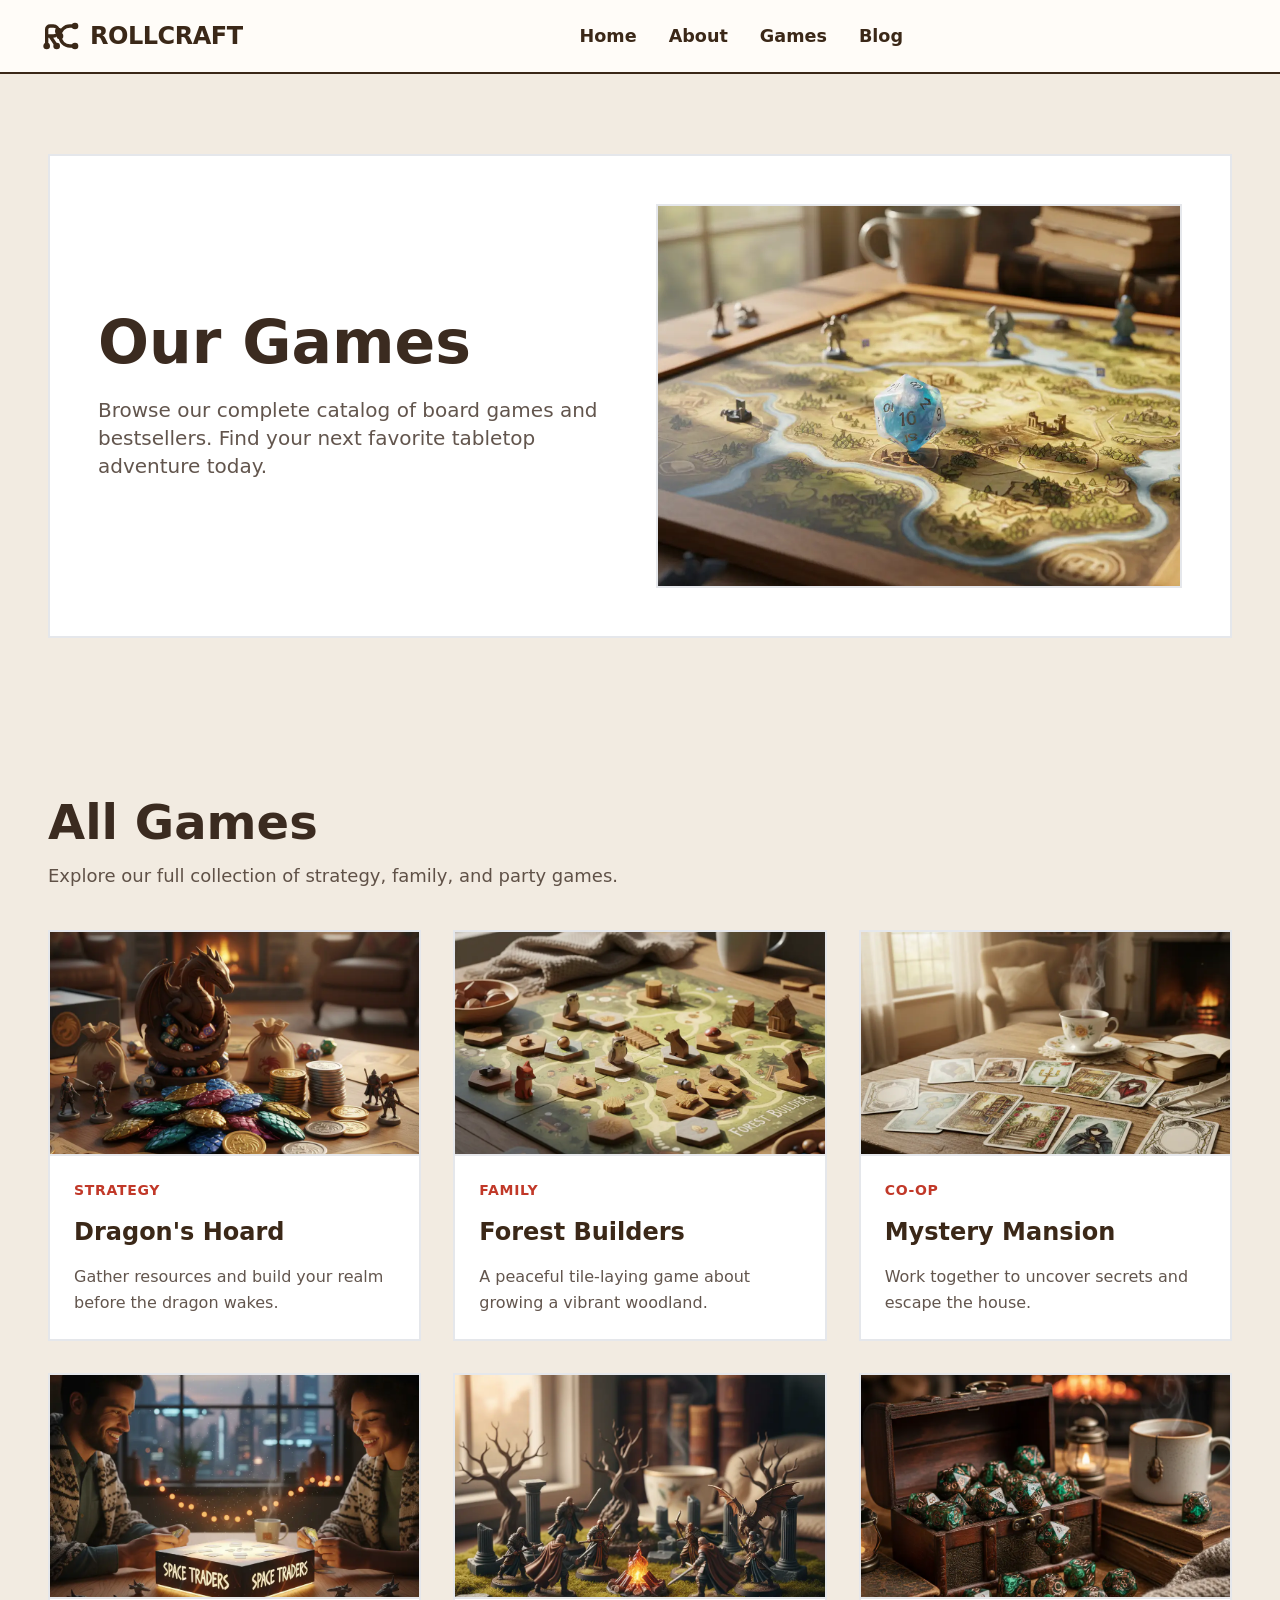
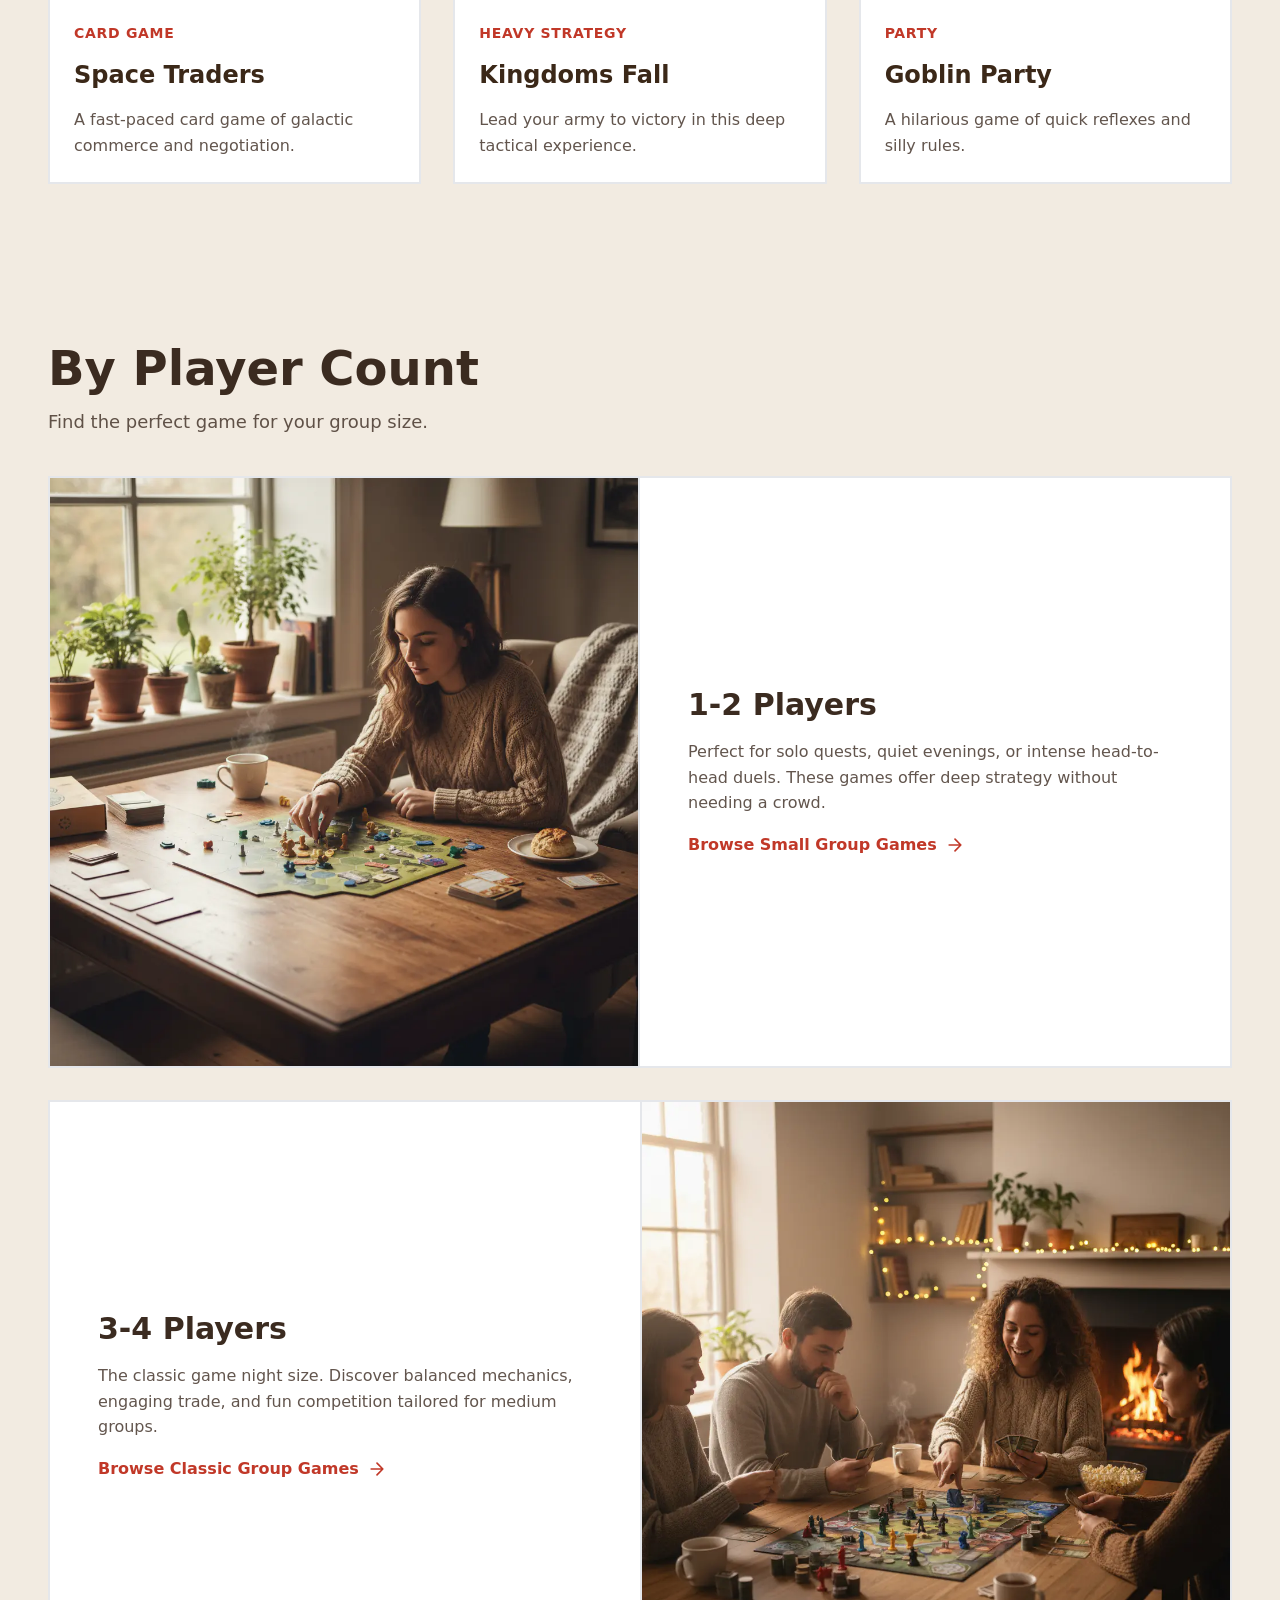
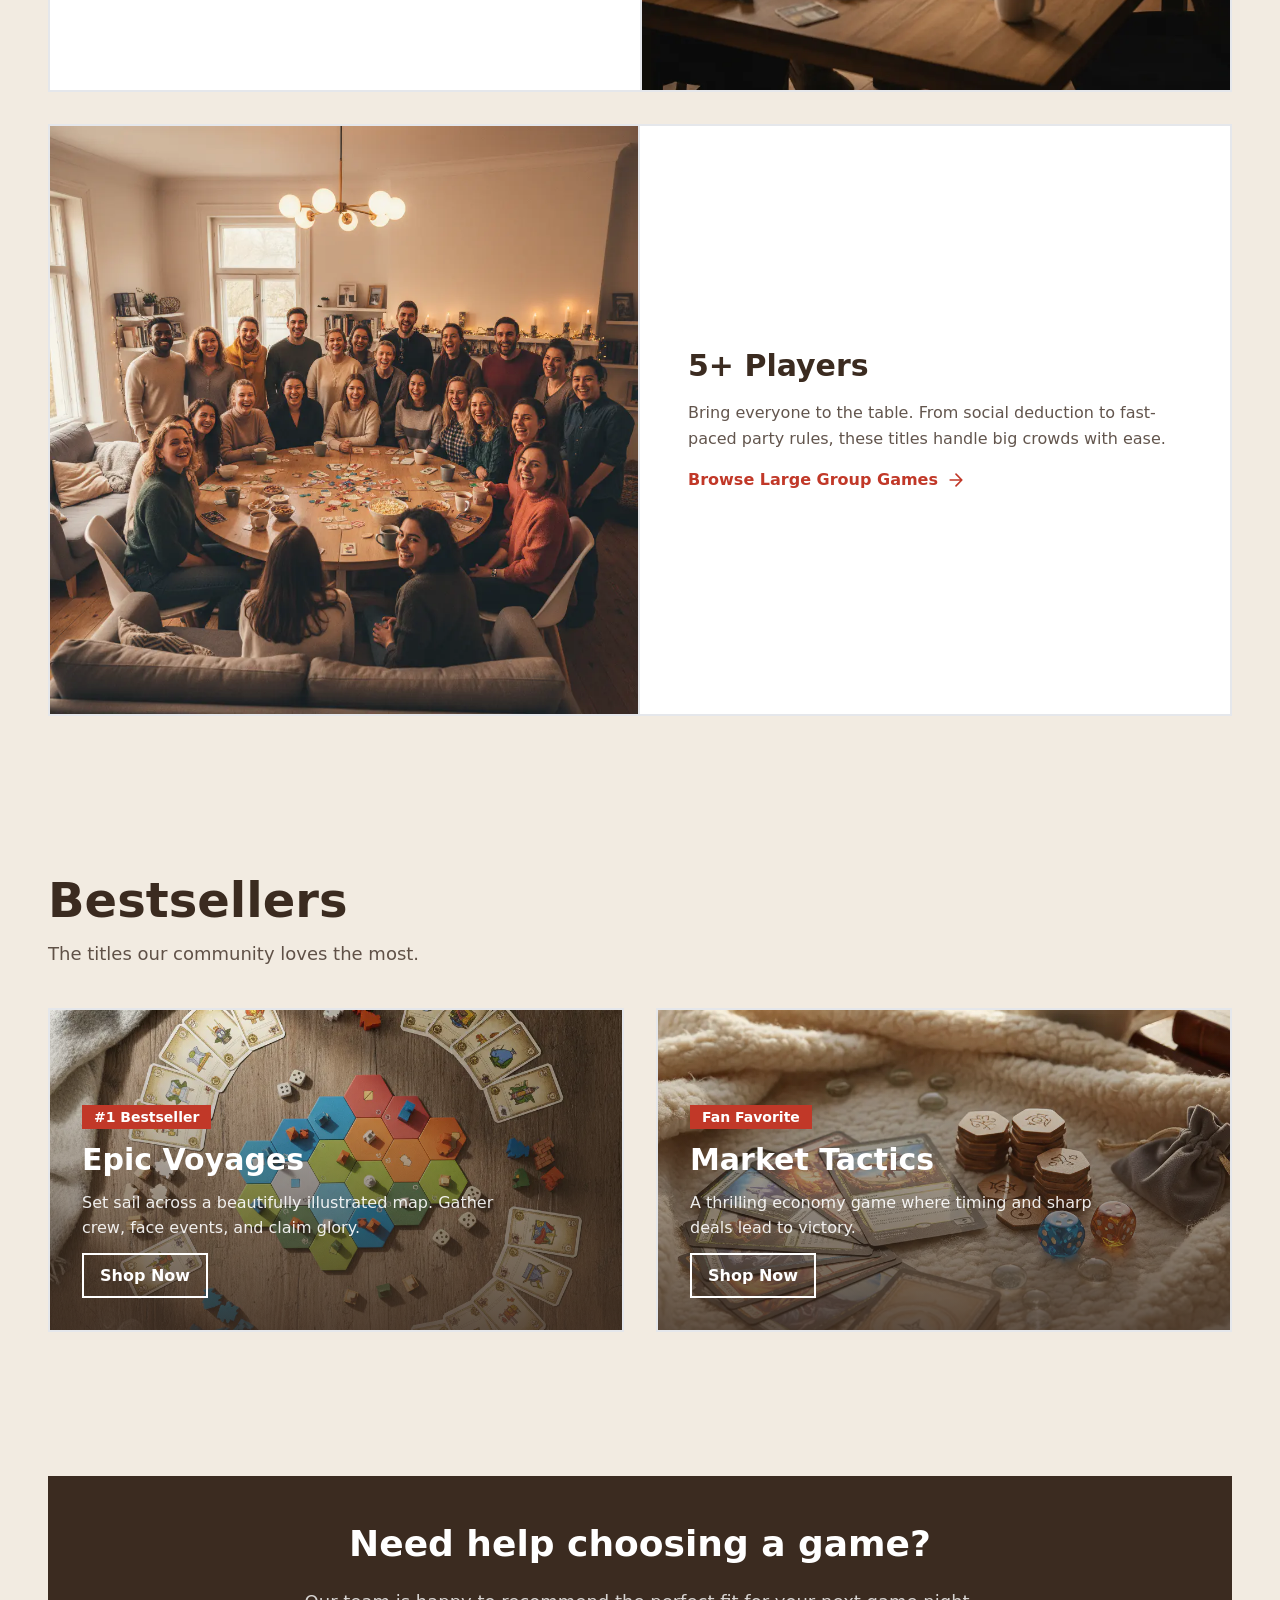
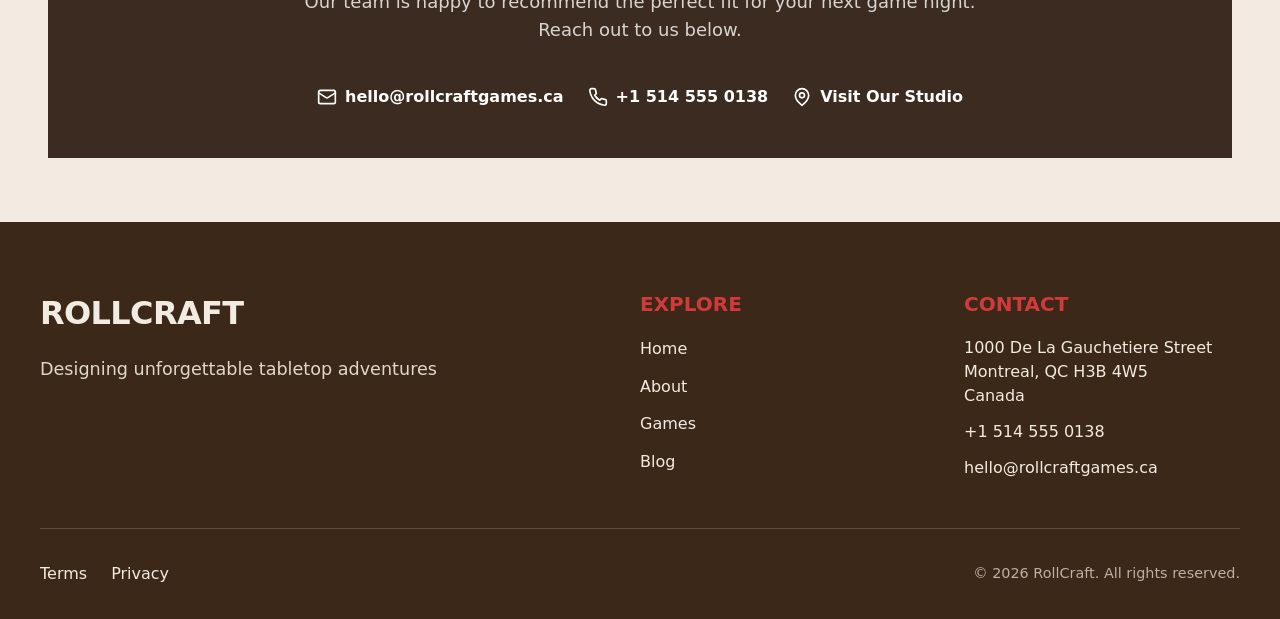
<file: games.html>
<!doctype html>
<html data-page="games.html" lang="en">
  <head>
    <meta charset="UTF-8" />
    <meta name="viewport" content="width=device-width, initial-scale=1.0" />
    <title>Our Games | RollCraft</title>
    <meta
      name="description"
      content="Browse our complete catalog of board games and bestsellers"
    />
    <script defer src="assets/js/site.js"></script>

    <link rel="stylesheet" href="assets/css/tailwind.css" />
    <link rel="stylesheet" href="assets/css/chrome.css" />
    <link rel="icon" href="assets/brand/favicon.svg" type="image/svg+xml" />

    <meta property="og:type" content="website" />
    <meta property="og:url" content="https://rollcraft.com/" />
    <meta
      property="og:title"
      content="RollCraft | Designing Unforgettable Tabletop Adventures"
    />
    <meta
      property="og:description"
      content="Main page showcasing our newest board games and studio overview"
    />
    <meta property="og:image:alt" content="RollCraft – tabletop game studio" />
    <meta property="og:site_name" content="RollCraft" />
    <meta property="og:image" content="assets/img/hero_banner.webp" />
    <link
      rel="shortcut icon"
      href="assets/brand/favicon.svg"
      type="image/x-icon"
    />
  </head>
  <body class="antialiased text-left">
    <header class="site-header sticky-light">
      <div class="header-container">
        <a href="index.html" class="brand">
          <svg
            viewBox="0 0 24 24"
            fill="none"
            xmlns="http://www.w3.org/2000/svg"
          >
            <g
              stroke="currentColor"
              stroke-width="2"
              stroke-linecap="round"
              stroke-linejoin="round"
            >
              <path
                d="M 4 18 L 4 8 A 2 2 0 0 1 6 6 L 8 6 A 3 3 0 0 1 8 12 L 4 12 M 6 12 L 10 18 M 21 6 L 18 6 A 6 6 0 0 0 18 18 L 21 18"
              />
            </g>
            <g fill="currentColor">
              <circle cx="4" cy="18" r="2" />
              <circle cx="11" cy="9" r="2" />
              <circle cx="10" cy="18" r="2" />
              <circle cx="21" cy="6" r="2" />
              <circle cx="12" cy="12" r="2" />
              <circle cx="21" cy="18" r="2" />
            </g>
          </svg>
          <span class="brand-name">RollCraft</span>
        </a>
        <nav class="desktop-nav">
          <a href="index.html">Home</a>
          <a href="about.html">About</a>
          <a href="games.html">Games</a>
          <a href="blog.html">Blog</a>
        </nav>
        <div class="header-actions">
          <a href="games.html" class="btn btn-cta">Shop Games</a>
          <button
            class="burger-menu"
            aria-label="Open menu"
            aria-expanded="false"
            aria-controls="mobile-menu"
          >
            <svg
              viewBox="0 0 24 24"
              stroke="currentColor"
              fill="none"
              stroke-width="2"
              stroke-linecap="round"
              stroke-linejoin="round"
            >
              <line x1="3" y1="12" x2="21" y2="12"></line>
              <line x1="3" y1="6" x2="21" y2="6"></line>
              <line x1="3" y1="18" x2="21" y2="18"></line>
            </svg>
          </button>
        </div>
      </div>
      <div class="mobile-nav-overlay" id="mobile-menu">
        <div class="mobile-bottom-sheet">
          <button class="close-menu" aria-label="Close menu">
            <svg
              viewBox="0 0 24 24"
              stroke="currentColor"
              fill="none"
              stroke-width="2"
              stroke-linecap="round"
              stroke-linejoin="round"
            >
              <line x1="18" y1="6" x2="6" y2="18"></line>
              <line x1="6" y1="6" x2="18" y2="18"></line>
            </svg>
          </button>
          <nav class="mobile-nav-links">
            <a href="index.html">Home</a>
            <a href="about.html">About</a>
            <a href="games.html">Games</a>
            <a href="blog.html">Blog</a>
            <a href="games.html" class="btn btn-cta mobile-cta">Shop Games</a>
          </nav>
        </div>
      </div>
    </header>

    <main>
      <!-- Hero Section -->
      <section id="hero" class="py-12 md:py-20 px-6 md:px-12 max-w-7xl mx-auto">
        <div
          class="grid md:grid-cols-2 gap-8 items-center bg-white border-2 border-brown squircle p-6 md:p-12"
        >
          <div class="space-y-6">
            <h1 class="text-4xl md:text-6xl font-bold text-[#3B2B20]">
              Our Games
            </h1>
            <p class="text-lg md:text-xl text-[#3B2B20]/80">
              Browse our complete catalog of board games and bestsellers. Find
              your next favorite tabletop adventure today.
            </p>
          </div>
          <div class="relative h-64 md:h-96 w-full">
            <img
              src="assets/img/hero_small.webp"
              src=""
              alt="Soft focus of a 20-sided die on a game board"
              class="absolute inset-0 w-full h-full object-cover squircle border-2 border-brown"
              loading="lazy"
            />
          </div>
        </div>
      </section>

      <!-- All Games Section -->
      <section
        id="all-games"
        class="py-12 md:py-20 px-6 md:px-12 max-w-7xl mx-auto"
      >
        <div class="mb-10 space-y-4">
          <h2 class="text-3xl md:text-5xl font-bold text-[#3B2B20]">
            All Games
          </h2>
          <p class="text-lg text-[#3B2B20]/80">
            Explore our full collection of strategy, family, and party games.
          </p>
        </div>

        <div class="grid grid-cols-1 sm:grid-cols-2 lg:grid-cols-3 gap-8">
          <!-- Game Card 1 -->
          <div
            class="bg-white border-2 border-brown squircle overflow-hidden flex flex-col"
          >
            <img
              src="assets/img/all_games_1.webp"
              src=""
              alt="Dragon's Hoard game components"
              class="h-56 w-full object-cover border-b-2 border-brown"
              loading="lazy"
            />
            <div class="p-6 flex flex-col flex-grow space-y-4">
              <span
                class="text-sm font-bold text-[#C13828] uppercase tracking-wider"
                >Strategy</span
              >
              <h3 class="text-2xl font-bold">Dragon's Hoard</h3>
              <p class="text-[#3B2B20]/80 flex-grow">
                Gather resources and build your realm before the dragon wakes.
              </p>
            </div>
          </div>

          <!-- Game Card 2 -->
          <div
            class="bg-white border-2 border-brown squircle overflow-hidden flex flex-col"
          >
            <img
              src="assets/img/all_games_2.webp"
              src=""
              alt="Forest Builders game board"
              class="h-56 w-full object-cover border-b-2 border-brown"
              loading="lazy"
            />
            <div class="p-6 flex flex-col flex-grow space-y-4">
              <span
                class="text-sm font-bold text-[#C13828] uppercase tracking-wider"
                >Family</span
              >
              <h3 class="text-2xl font-bold">Forest Builders</h3>
              <p class="text-[#3B2B20]/80 flex-grow">
                A peaceful tile-laying game about growing a vibrant woodland.
              </p>
            </div>
          </div>

          <!-- Game Card 3 -->
          <div
            class="bg-white border-2 border-brown squircle overflow-hidden flex flex-col"
          >
            <img
              src="assets/img/all_games_3.webp"
              src=""
              alt="Mystery Mansion cards"
              class="h-56 w-full object-cover border-b-2 border-brown"
              loading="lazy"
            />
            <div class="p-6 flex flex-col flex-grow space-y-4">
              <span
                class="text-sm font-bold text-[#C13828] uppercase tracking-wider"
                >Co-op</span
              >
              <h3 class="text-2xl font-bold">Mystery Mansion</h3>
              <p class="text-[#3B2B20]/80 flex-grow">
                Work together to uncover secrets and escape the house.
              </p>
            </div>
          </div>

          <!-- Game Card 4 -->
          <div
            class="bg-white border-2 border-brown squircle overflow-hidden flex flex-col"
          >
            <img
              src="assets/img/all_games_4.webp"
              src=""
              alt="Space Traders box"
              class="h-56 w-full object-cover border-b-2 border-brown"
              loading="lazy"
            />
            <div class="p-6 flex flex-col flex-grow space-y-4">
              <span
                class="text-sm font-bold text-[#C13828] uppercase tracking-wider"
                >Card Game</span
              >
              <h3 class="text-2xl font-bold">Space Traders</h3>
              <p class="text-[#3B2B20]/80 flex-grow">
                A fast-paced card game of galactic commerce and negotiation.
              </p>
            </div>
          </div>

          <!-- Game Card 5 -->
          <div
            class="bg-white border-2 border-brown squircle overflow-hidden flex flex-col"
          >
            <img
              src="assets/img/all_games_5.webp"
              src=""
              alt="Kingdoms Fall miniature figures"
              class="h-56 w-full object-cover border-b-2 border-brown"
              loading="lazy"
            />
            <div class="p-6 flex flex-col flex-grow space-y-4">
              <span
                class="text-sm font-bold text-[#C13828] uppercase tracking-wider"
                >Heavy Strategy</span
              >
              <h3 class="text-2xl font-bold">Kingdoms Fall</h3>
              <p class="text-[#3B2B20]/80 flex-grow">
                Lead your army to victory in this deep tactical experience.
              </p>
            </div>
          </div>

          <!-- Game Card 6 -->
          <div
            class="bg-white border-2 border-brown squircle overflow-hidden flex flex-col"
          >
            <img
              src="assets/img/all_games_6.webp"
              src=""
              alt="Goblin Party dice"
              class="h-56 w-full object-cover border-b-2 border-brown"
              loading="lazy"
            />
            <div class="p-6 flex flex-col flex-grow space-y-4">
              <span
                class="text-sm font-bold text-[#C13828] uppercase tracking-wider"
                >Party</span
              >
              <h3 class="text-2xl font-bold">Goblin Party</h3>
              <p class="text-[#3B2B20]/80 flex-grow">
                A hilarious game of quick reflexes and silly rules.
              </p>
            </div>
          </div>
        </div>
      </section>

      <!-- By Player Count Section -->
      <section
        id="by-player-count"
        class="py-12 md:py-20 px-6 md:px-12 max-w-7xl mx-auto"
      >
        <div class="mb-10 space-y-4">
          <h2 class="text-3xl md:text-5xl font-bold text-[#3B2B20]">
            By Player Count
          </h2>
          <p class="text-lg text-[#3B2B20]/80">
            Find the perfect game for your group size.
          </p>
        </div>

        <div class="space-y-8">
          <!-- Row 1 -->
          <div
            class="bg-white border-2 border-brown squircle overflow-hidden grid md:grid-cols-2 items-center"
          >
            <img
              src="assets/img/player_count_solo.webp"
              src=""
              alt="Person playing a solo board game"
              class="h-64 md:h-full w-full object-cover md:border-r-2 border-brown"
              loading="lazy"
            />
            <div class="p-8 md:p-12 space-y-4">
              <h3 class="text-3xl font-bold text-[#3B2B20]">1-2 Players</h3>
              <p class="text-[#3B2B20]/80">
                Perfect for solo quests, quiet evenings, or intense head-to-head
                duels. These games offer deep strategy without needing a crowd.
              </p>
              <a
                href="index.html#contact"
                class="inline-flex items-center text-[#C13828] font-bold hover:underline"
              >
                Browse Small Group Games
                <svg
                  class="w-5 h-5 ml-2"
                  viewBox="0 0 24 24"
                  fill="none"
                  stroke="currentColor"
                  stroke-width="2"
                  stroke-linecap="round"
                  stroke-linejoin="round"
                >
                  <path d="M5 12h14M12 5l7 7-7 7" />
                </svg>
              </a>
            </div>
          </div>

          <!-- Row 2 -->
          <div
            class="bg-white border-2 border-brown squircle overflow-hidden grid md:grid-cols-2 items-center"
          >
            <div class="p-8 md:p-12 space-y-4 order-2 md:order-1">
              <h3 class="text-3xl font-bold text-[#3B2B20]">3-4 Players</h3>
              <p class="text-[#3B2B20]/80">
                The classic game night size. Discover balanced mechanics,
                engaging trade, and fun competition tailored for medium groups.
              </p>
              <a
                href="#"
                class="inline-flex items-center text-[#C13828] font-bold hover:underline"
              >
                Browse Classic Group Games
                <svg
                  class="w-5 h-5 ml-2"
                  viewBox="0 0 24 24"
                  fill="none"
                  stroke="currentColor"
                  stroke-width="2"
                  stroke-linecap="round"
                  stroke-linejoin="round"
                >
                  <path d="M5 12h14M12 5l7 7-7 7" />
                </svg>
              </a>
            </div>
            <img
              src="assets/img/player_count_group.webp"
              src=""
              alt="Four people playing a board game"
              class="h-64 md:h-full w-full object-cover md:border-l-2 border-brown order-1 md:order-2"
              loading="lazy"
            />
          </div>

          <!-- Row 3 -->
          <div
            class="bg-white border-2 border-brown squircle overflow-hidden grid md:grid-cols-2 items-center"
          >
            <img
              src="assets/img/player_count_party.webp"
              src=""
              alt="Large group laughing around a party game"
              class="h-64 md:h-full w-full object-cover md:border-r-2 border-brown"
              loading="lazy"
            />
            <div class="p-8 md:p-12 space-y-4">
              <h3 class="text-3xl font-bold text-[#3B2B20]">5+ Players</h3>
              <p class="text-[#3B2B20]/80">
                Bring everyone to the table. From social deduction to fast-paced
                party rules, these titles handle big crowds with ease.
              </p>
              <a
                href="index.html#contact"
                class="inline-flex items-center text-[#C13828] font-bold hover:underline"
              >
                Browse Large Group Games
                <svg
                  class="w-5 h-5 ml-2"
                  viewBox="0 0 24 24"
                  fill="none"
                  stroke="currentColor"
                  stroke-width="2"
                  stroke-linecap="round"
                  stroke-linejoin="round"
                >
                  <path d="M5 12h14M12 5l7 7-7 7" />
                </svg>
              </a>
            </div>
          </div>
        </div>
      </section>

      <!-- Bestsellers Section -->
      <section id="bestsellers" class="py-12 md:py-20">
        <div class="max-w-7xl mx-auto px-6 md:px-12">
          <div class="mb-10 space-y-4">
            <h2 class="text-3xl md:text-5xl font-bold text-[#3B2B20]">
              Bestsellers
            </h2>
            <p class="text-lg text-[#3B2B20]/80">
              The titles our community loves the most.
            </p>
          </div>

          <div class="grid md:grid-cols-2 gap-8">
            <!-- Bestseller 1 -->
            <div
              class="relative bg-white border-2 border-brown squircle overflow-hidden group"
            >
              <img
                src="assets/img/bestsellers.webp"
                src=""
                alt="Beautiful flat lay of popular game components"
                class="w-full h-80 object-cover"
                loading="lazy"
              />
              <div
                class="absolute inset-0 bg-gradient-to-t from-[#3B2B20] to-transparent opacity-80"
              ></div>
              <div class="absolute bottom-0 left-0 p-8 space-y-3">
                <span
                  class="bg-[#C13828] text-white px-3 py-1 text-sm font-bold squircle"
                  >#1 Bestseller</span
                >
                <h3 class="text-3xl font-bold text-white">Epic Voyages</h3>
                <p class="text-white/90 max-w-md">
                  Set sail across a beautifully illustrated map. Gather crew,
                  face events, and claim glory.
                </p>
                <a
                  href="index.html#contact"
                  class="inline-block text-white border-2 border-white squircle py-2 px-6 font-bold mt-2 hover:bg-white hover:text-[#3B2B20] transition-colors"
                  >Shop Now</a
                >
              </div>
            </div>

            <!-- Bestseller 2 -->
            <div
              class="relative bg-white border-2 border-brown squircle overflow-hidden group"
            >
              <img
                src="assets/img/bestsellers_alt.webp"
                src=""
                alt="Arranged components of a popular card game"
                class="w-full h-80 object-cover"
                loading="lazy"
              />
              <div
                class="absolute inset-0 bg-gradient-to-t from-[#3B2B20] to-transparent opacity-80"
              ></div>
              <div class="absolute bottom-0 left-0 p-8 space-y-3">
                <span
                  class="bg-[#C13828] text-white px-3 py-1 text-sm font-bold squircle"
                  >Fan Favorite</span
                >
                <h3 class="text-3xl font-bold text-white">Market Tactics</h3>
                <p class="text-white/90 max-w-md">
                  A thrilling economy game where timing and sharp deals lead to
                  victory.
                </p>
                <a
                  href="index.html#contact"
                  class="inline-block text-white border-2 border-white squircle py-2 px-6 font-bold mt-2 hover:bg-white hover:text-[#3B2B20] transition-colors"
                  >Shop Now</a
                >
              </div>
            </div>
          </div>
        </div>
      </section>

      <!-- Contact Info Section (To satisfy clickability requirements) -->
      <section
        id="contact-help"
        class="py-12 md:py-16 px-6 md:px-12 max-w-7xl mx-auto"
      >
        <div
          class="bg-[#3B2B20] text-white squircle p-8 md:p-12 text-center space-y-6"
        >
          <h2 class="text-3xl md:text-4xl font-bold">
            Need help choosing a game?
          </h2>
          <p class="text-lg text-white/80 max-w-2xl mx-auto">
            Our team is happy to recommend the perfect fit for your next game
            night. Reach out to us below.
          </p>
          <div
            class="flex flex-col md:flex-row justify-center items-center gap-6 pt-4"
          >
            <a
              href="mailto:hello@rollcraftgames.ca"
              class="flex items-center space-x-2 text-white hover:text-[#C13828] transition-colors"
            >
              <svg
                class="w-5 h-5"
                viewBox="0 0 24 24"
                fill="none"
                stroke="currentColor"
                stroke-width="2"
                stroke-linecap="round"
                stroke-linejoin="round"
              >
                <rect width="20" height="16" x="2" y="4" rx="2" />
                <path d="m22 7-8.97 5.7a1.94 1.94 0 0 1-2.06 0L2 7" />
              </svg>
              <span class="font-bold">hello@rollcraftgames.ca</span>
            </a>
            <a
              href="tel:+15145550138"
              class="flex items-center space-x-2 text-white hover:text-[#C13828] transition-colors"
            >
              <svg
                class="w-5 h-5"
                viewBox="0 0 24 24"
                fill="none"
                stroke="currentColor"
                stroke-width="2"
                stroke-linecap="round"
                stroke-linejoin="round"
              >
                <path
                  d="M22 16.92v3a2 2 0 0 1-2.18 2 19.79 19.79 0 0 1-8.63-3.07 19.5 19.5 0 0 1-6-6 19.79 19.79 0 0 1-3.07-8.67A2 2 0 0 1 4.11 2h3a2 2 0 0 1 2 1.72 12.84 12.84 0 0 0 .7 2.81 2 2 0 0 1-.45 2.11L8.09 9.91a16 16 0 0 0 6 6l1.27-1.27a2 2 0 0 1 2.11-.45 12.84 12.84 0 0 0 2.81.7A2 2 0 0 1 22 16.92z"
                />
              </svg>
              <span class="font-bold">+1 514 555 0138</span>
            </a>
            <a
              href="https://maps.app.goo.gl/Dtriahmx4hS7bvdK9"
              target="_blank"
              rel="noopener noreferrer"
              class="flex items-center space-x-2 text-white hover:text-[#C13828] transition-colors"
            >
              <svg
                class="w-5 h-5"
                viewBox="0 0 24 24"
                fill="none"
                stroke="currentColor"
                stroke-width="2"
                stroke-linecap="round"
                stroke-linejoin="round"
              >
                <path d="M20 10c0 6-8 12-8 12s-8-6-8-12a8 8 0 0 1 16 0Z" />
                <circle cx="12" cy="10" r="3" />
              </svg>
              <span class="font-bold">Visit Our Studio</span>
            </a>
          </div>
        </div>
      </section>
    </main>

    <footer class="site-footer">
      <div class="footer-container">
        <div class="footer-brand">
          <span class="footer-logo">RollCraft</span>
          <p class="tagline">Designing unforgettable tabletop adventures</p>
        </div>
        <div class="footer-links">
          <h3>Explore</h3>
          <nav>
            <a href="index.html">Home</a>
            <a href="about.html">About</a>
            <a href="games.html">Games</a>
            <a href="blog.html">Blog</a>
          </nav>
        </div>
        <div class="footer-contact">
          <h3>Contact</h3>
          <address>
            <a
              href="https://maps.app.goo.gl/Dtriahmx4hS7bvdK9"
              target="_blank"
              rel="noopener"
            >
              1000 De La Gauchetiere Street<br />
              Montreal, QC H3B 4W5<br />
              Canada
            </a>
            <a href="tel:+15145550138">+1 514 555 0138</a>
            <a href="mailto:hello@rollcraftgames.ca">hello@rollcraftgames.ca</a>
          </address>
        </div>
      </div>
      <div class="footer-bottom">
        <div class="legal-links">
          <a href="terms-conditions.html">Terms</a>
          <a href="privacy-policy.html">Privacy</a>
        </div>
        <p class="copyright">&copy; 2026 RollCraft. All rights reserved.</p>
      </div>
    </footer>
    <script defer src="assets/js/chrome.js"></script>
  </body>
</html>
</file>
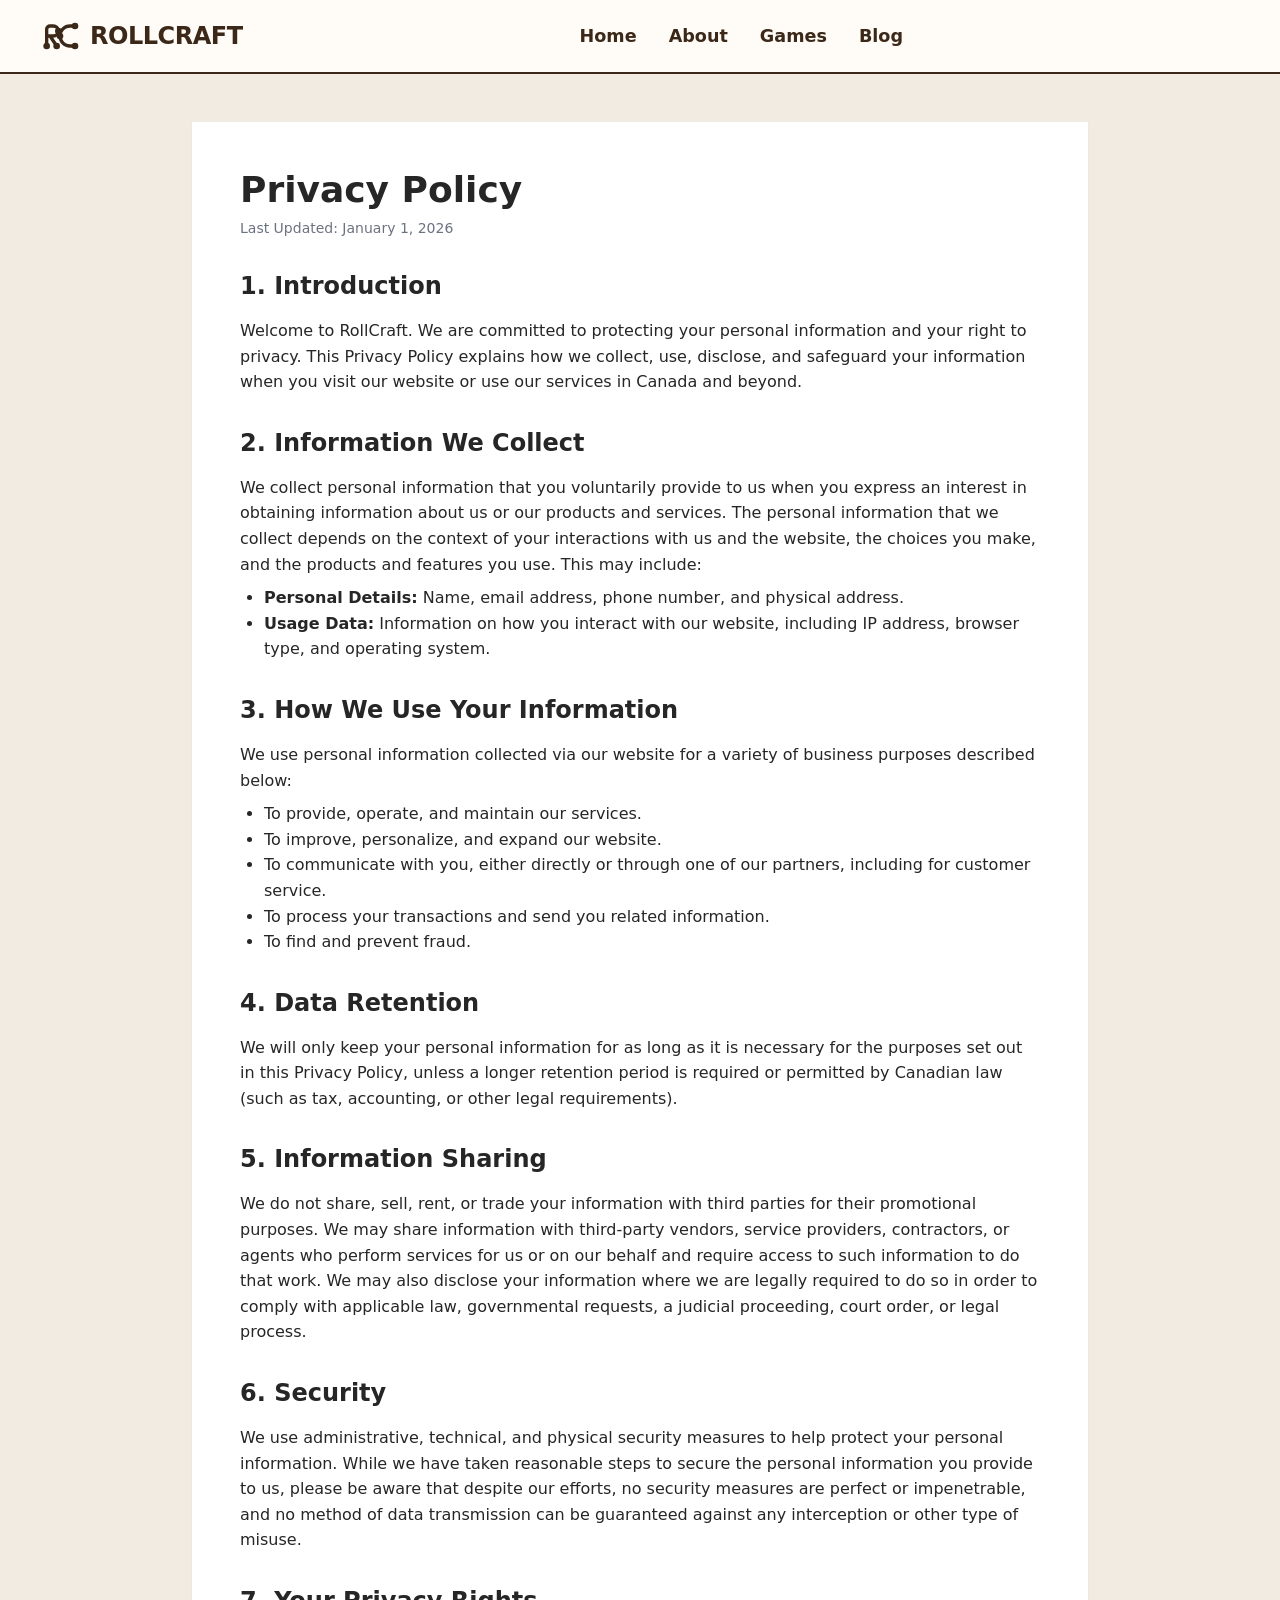
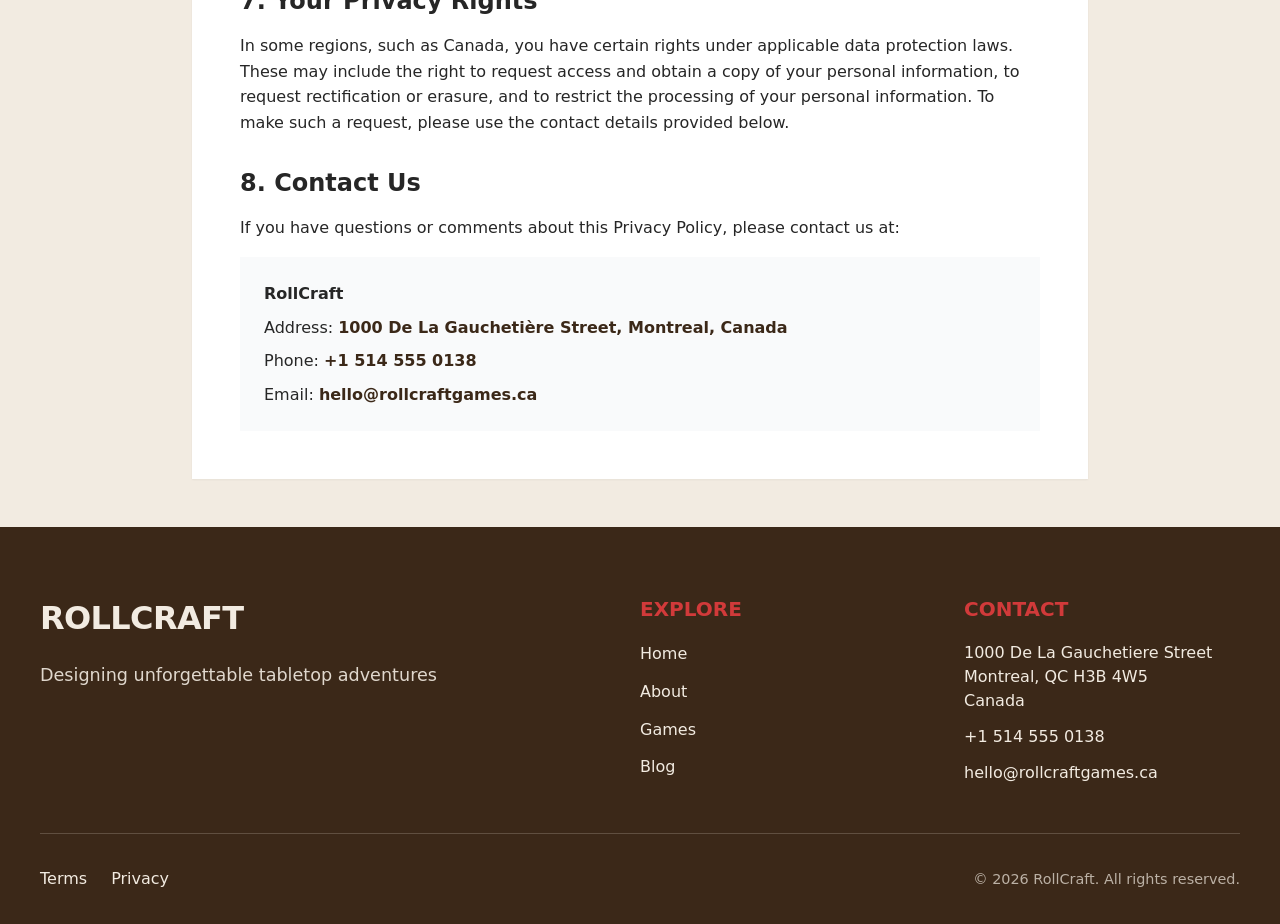
<file: privacy-policy.html>
<!doctype html>
<html data-page="privacy-policy.html" lang="en">
  <head>
    <meta name="robots" content="noindex, follow" />
        <meta name="viewport" content="width=device-width, initial-scale=1" />
    <meta charset="utf-8" />
    <title>Privacy Policy - RollCraft</title>
    <link rel="stylesheet" href="assets/css/tailwind.css" />
    <link rel="stylesheet" href="assets/css/chrome.css" />
    <link rel="icon" href="assets/brand/favicon.svg" type="image/svg+xml" />

    <meta property="og:type" content="website" />
    <meta property="og:url" content="https://rollcraft.com/" />
    <meta
      property="og:title"
      content="RollCraft | Designing Unforgettable Tabletop Adventures"
    />
    <meta
      property="og:description"
      content="Main page showcasing our newest board games and studio overview"
    />
    <meta property="og:image:alt" content="RollCraft – tabletop game studio" />
    <meta property="og:site_name" content="RollCraft" />
    <meta property="og:image" content="assets/img/hero_banner.webp" />
    <link
      rel="shortcut icon"
      href="assets/brand/favicon.svg"
      type="image/x-icon"
    />
  </head>
  <body
    class="palette-fog-sage layout-cards-first typography-editorial font-system-ui-condensed background-image-bands text-neutral-800 responsive-mobile-left-align"
  >
    <header class="site-header sticky-light">
      <div class="header-container">
        <a href="index.html" class="brand">
          <svg
            viewBox="0 0 24 24"
            fill="none"
            xmlns="http://www.w3.org/2000/svg"
          >
            <g
              stroke="currentColor"
              stroke-width="2"
              stroke-linecap="round"
              stroke-linejoin="round"
            >
              <path
                d="M 4 18 L 4 8 A 2 2 0 0 1 6 6 L 8 6 A 3 3 0 0 1 8 12 L 4 12 M 6 12 L 10 18 M 21 6 L 18 6 A 6 6 0 0 0 18 18 L 21 18"
              />
            </g>
            <g fill="currentColor">
              <circle cx="4" cy="18" r="2" />
              <circle cx="11" cy="9" r="2" />
              <circle cx="10" cy="18" r="2" />
              <circle cx="21" cy="6" r="2" />
              <circle cx="12" cy="12" r="2" />
              <circle cx="21" cy="18" r="2" />
            </g>
          </svg>
          <span class="brand-name">RollCraft</span>
        </a>
        <nav class="desktop-nav">
          <a href="index.html">Home</a>
          <a href="about.html">About</a>
          <a href="games.html">Games</a>
          <a href="blog.html">Blog</a>
        </nav>
        <div class="header-actions">
          <a href="games.html" class="btn btn-cta">Shop Games</a>
          <button
            class="burger-menu"
            aria-label="Open menu"
            aria-expanded="false"
            aria-controls="mobile-menu"
          >
            <svg
              viewBox="0 0 24 24"
              stroke="currentColor"
              fill="none"
              stroke-width="2"
              stroke-linecap="round"
              stroke-linejoin="round"
            >
              <line x1="3" y1="12" x2="21" y2="12"></line>
              <line x1="3" y1="6" x2="21" y2="6"></line>
              <line x1="3" y1="18" x2="21" y2="18"></line>
            </svg>
          </button>
        </div>
      </div>
      <div class="mobile-nav-overlay" id="mobile-menu">
        <div class="mobile-bottom-sheet">
          <button class="close-menu" aria-label="Close menu">
            <svg
              viewBox="0 0 24 24"
              stroke="currentColor"
              fill="none"
              stroke-width="2"
              stroke-linecap="round"
              stroke-linejoin="round"
            >
              <line x1="18" y1="6" x2="6" y2="18"></line>
              <line x1="6" y1="6" x2="18" y2="18"></line>
            </svg>
          </button>
          <nav class="mobile-nav-links">
            <a href="index.html">Home</a>
            <a href="about.html">About</a>
            <a href="games.html">Games</a>
            <a href="blog.html">Blog</a>
            <a href="games.html" class="btn btn-cta mobile-cta">Shop Games</a>
          </nav>
        </div>
      </div>
    </header>
    <main
      class="grid-feature-rows spacing-variable-fluid alternation-neutral-only"
    >
      <div class="container mx-auto px-4 py-12">
        <article
          class="components-bordered radius-squircle bg-white p-6 md:p-12 shadow-sm max-w-4xl mx-auto text-left"
        >
          <h1 class="accents-headings-and-ctas text-4xl font-bold mb-2">
            Privacy Policy
          </h1>
          <p class="text-sm text-gray-500 mb-8">
            Last Updated: January 1, 2026
          </p>
          <h2
            class="accents-headings-and-ctas text-2xl font-semibold mt-8 mb-4"
          >
            1. Introduction
          </h2>
          <p class="mb-4">
            Welcome to RollCraft. We are committed to protecting your personal
            information and your right to privacy. This Privacy Policy explains
            how we collect, use, disclose, and safeguard your information when
            you visit our website or use our services in Canada and beyond.
          </p>
          <h2
            class="accents-headings-and-ctas text-2xl font-semibold mt-8 mb-4"
          >
            2. Information We Collect
          </h2>
          <p class="mb-2">
            We collect personal information that you voluntarily provide to us
            when you express an interest in obtaining information about us or
            our products and services. The personal information that we collect
            depends on the context of your interactions with us and the website,
            the choices you make, and the products and features you use. This
            may include:
          </p>
          <ul class="list-disc pl-6 mb-4">
            <li>
              <strong>Personal Details:</strong> Name, email address, phone
              number, and physical address.
            </li>
            <li>
              <strong>Usage Data:</strong> Information on how you interact with
              our website, including IP address, browser type, and operating
              system.
            </li>
          </ul>
          <h2
            class="accents-headings-and-ctas text-2xl font-semibold mt-8 mb-4"
          >
            3. How We Use Your Information
          </h2>
          <p class="mb-2">
            We use personal information collected via our website for a variety
            of business purposes described below:
          </p>
          <ul class="list-disc pl-6 mb-4">
            <li>To provide, operate, and maintain our services.</li>
            <li>To improve, personalize, and expand our website.</li>
            <li>
              To communicate with you, either directly or through one of our
              partners, including for customer service.
            </li>
            <li>
              To process your transactions and send you related information.
            </li>
            <li>To find and prevent fraud.</li>
          </ul>
          <h2
            class="accents-headings-and-ctas text-2xl font-semibold mt-8 mb-4"
          >
            4. Data Retention
          </h2>
          <p class="mb-4">
            We will only keep your personal information for as long as it is
            necessary for the purposes set out in this Privacy Policy, unless a
            longer retention period is required or permitted by Canadian law
            (such as tax, accounting, or other legal requirements).
          </p>
          <h2
            class="accents-headings-and-ctas text-2xl font-semibold mt-8 mb-4"
          >
            5. Information Sharing
          </h2>
          <p class="mb-4">
            We do not share, sell, rent, or trade your information with third
            parties for their promotional purposes. We may share information
            with third-party vendors, service providers, contractors, or agents
            who perform services for us or on our behalf and require access to
            such information to do that work. We may also disclose your
            information where we are legally required to do so in order to
            comply with applicable law, governmental requests, a judicial
            proceeding, court order, or legal process.
          </p>
          <h2
            class="accents-headings-and-ctas text-2xl font-semibold mt-8 mb-4"
          >
            6. Security
          </h2>
          <p class="mb-4">
            We use administrative, technical, and physical security measures to
            help protect your personal information. While we have taken
            reasonable steps to secure the personal information you provide to
            us, please be aware that despite our efforts, no security measures
            are perfect or impenetrable, and no method of data transmission can
            be guaranteed against any interception or other type of misuse.
          </p>
          <h2
            class="accents-headings-and-ctas text-2xl font-semibold mt-8 mb-4"
          >
            7. Your Privacy Rights
          </h2>
          <p class="mb-4">
            In some regions, such as Canada, you have certain rights under
            applicable data protection laws. These may include the right to
            request access and obtain a copy of your personal information, to
            request rectification or erasure, and to restrict the processing of
            your personal information. To make such a request, please use the
            contact details provided below.
          </p>
          <h2
            class="accents-headings-and-ctas text-2xl font-semibold mt-8 mb-4"
          >
            8. Contact Us
          </h2>
          <p class="mb-4">
            If you have questions or comments about this Privacy Policy, please
            contact us at:
          </p>
          <div class="components-bordered radius-squircle bg-gray-50 p-6 mt-4">
            <p class="mb-2"><strong>RollCraft</strong></p>
            <p class="mb-2">
              Address:
              <a
                href="https://maps.app.goo.gl/Dtriahmx4hS7bvdK9"
                class="accents-headings-and-ctas hover:underline"
                >1000 De La Gauchetière Street, Montreal, Canada</a
              >
            </p>
            <p class="mb-2">
              Phone:
              <a
                href="tel:+15145550138"
                class="accents-headings-and-ctas hover:underline"
                >+1 514 555 0138</a
              >
            </p>
            <p>
              Email:
              <a
                href="mailto:hello@rollcraftgames.ca"
                class="accents-headings-and-ctas hover:underline"
                >hello@rollcraftgames.ca</a
              >
            </p>
          </div>
        </article>
      </div>
    </main>
    <footer class="site-footer">
      <div class="footer-container">
        <div class="footer-brand">
          <span class="footer-logo">RollCraft</span>
          <p class="tagline">Designing unforgettable tabletop adventures</p>
        </div>
        <div class="footer-links">
          <h3>Explore</h3>
          <nav>
            <a href="index.html">Home</a>
            <a href="about.html">About</a>
            <a href="games.html">Games</a>
            <a href="blog.html">Blog</a>
          </nav>
        </div>
        <div class="footer-contact">
          <h3>Contact</h3>
          <address>
            <a
              href="https://maps.app.goo.gl/Dtriahmx4hS7bvdK9"
              target="_blank"
              rel="noopener"
            >
              1000 De La Gauchetiere Street<br />
              Montreal, QC H3B 4W5<br />
              Canada
            </a>
            <a href="tel:+15145550138">+1 514 555 0138</a>
            <a href="mailto:hello@rollcraftgames.ca">hello@rollcraftgames.ca</a>
          </address>
        </div>
      </div>
      <div class="footer-bottom">
        <div class="legal-links">
          <a href="terms-conditions.html">Terms</a>
          <a href="privacy-policy.html">Privacy</a>
        </div>
        <p class="copyright">&copy; 2026 RollCraft. All rights reserved.</p>
      </div>
    </footer>
    <script defer src="assets/js/site.js"></script>
    <script defer src="assets/js/chrome.js"></script>
  </body>
</html>
</file>
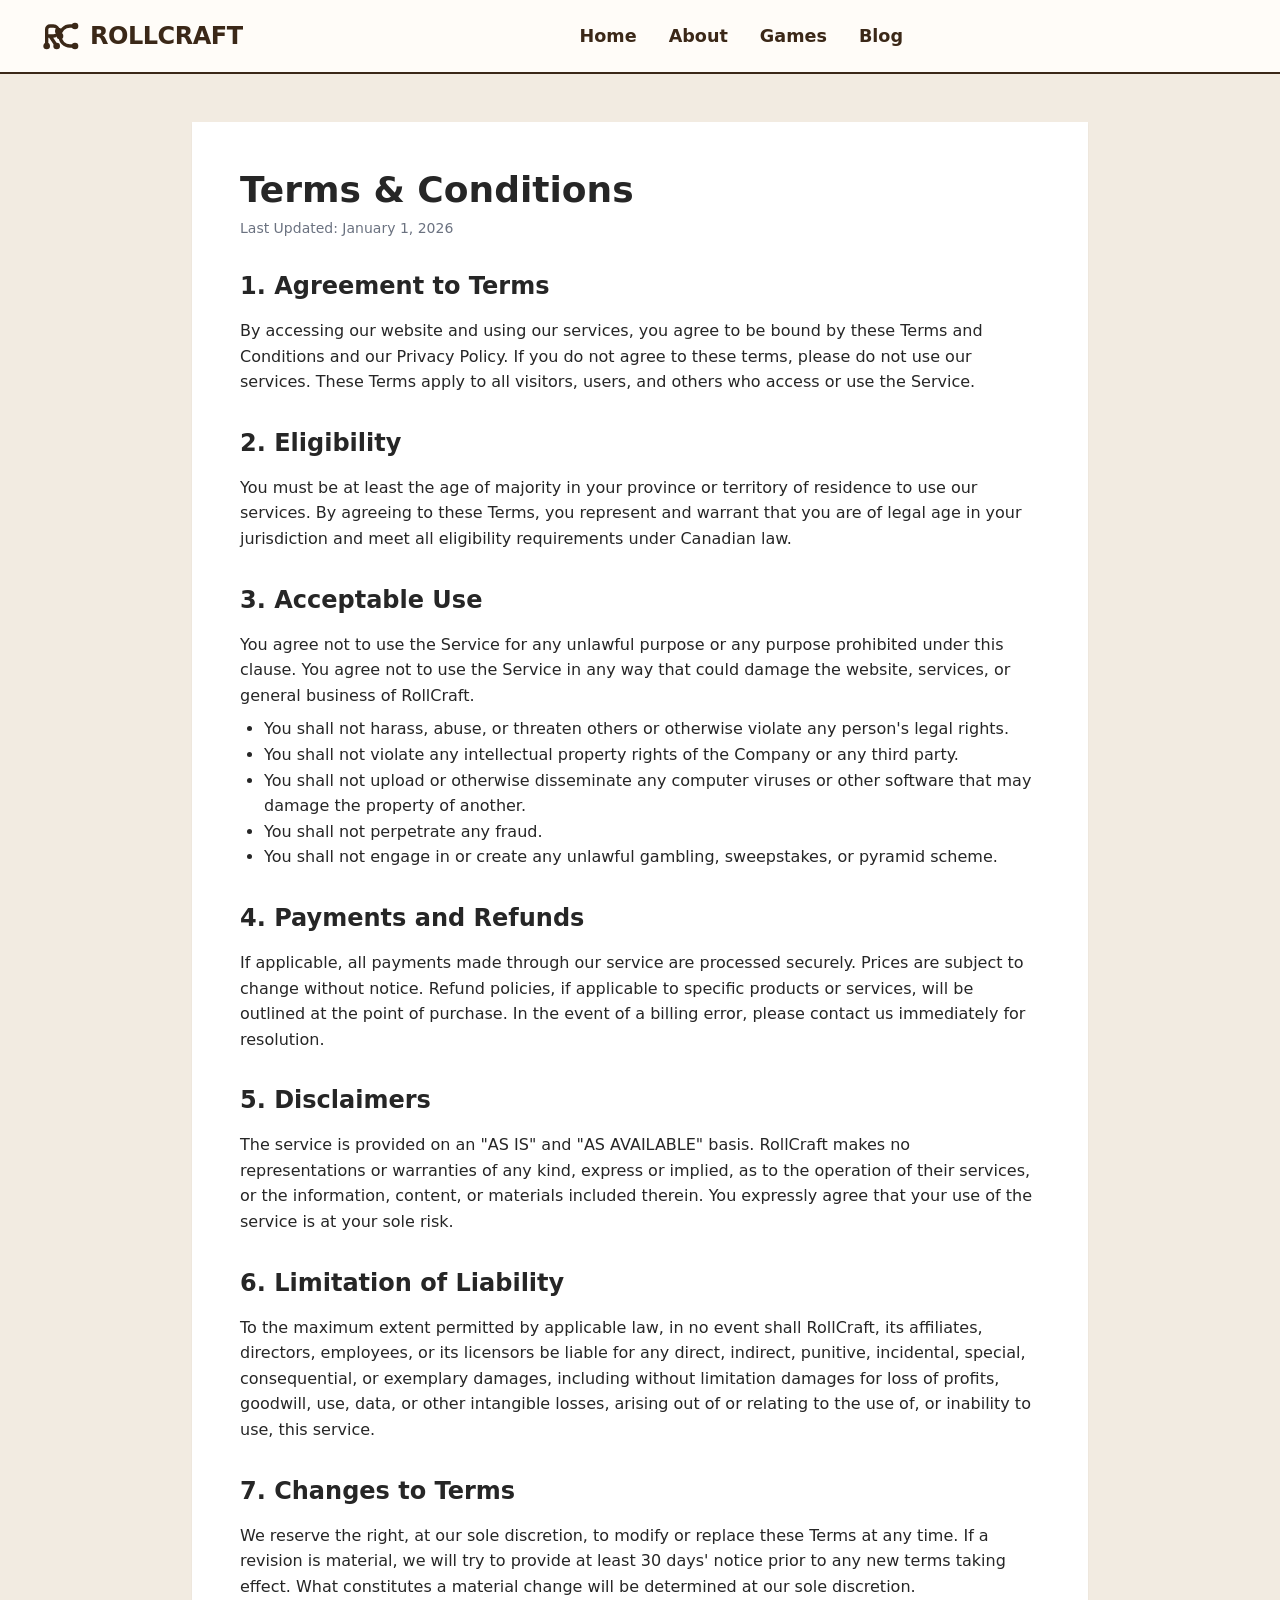
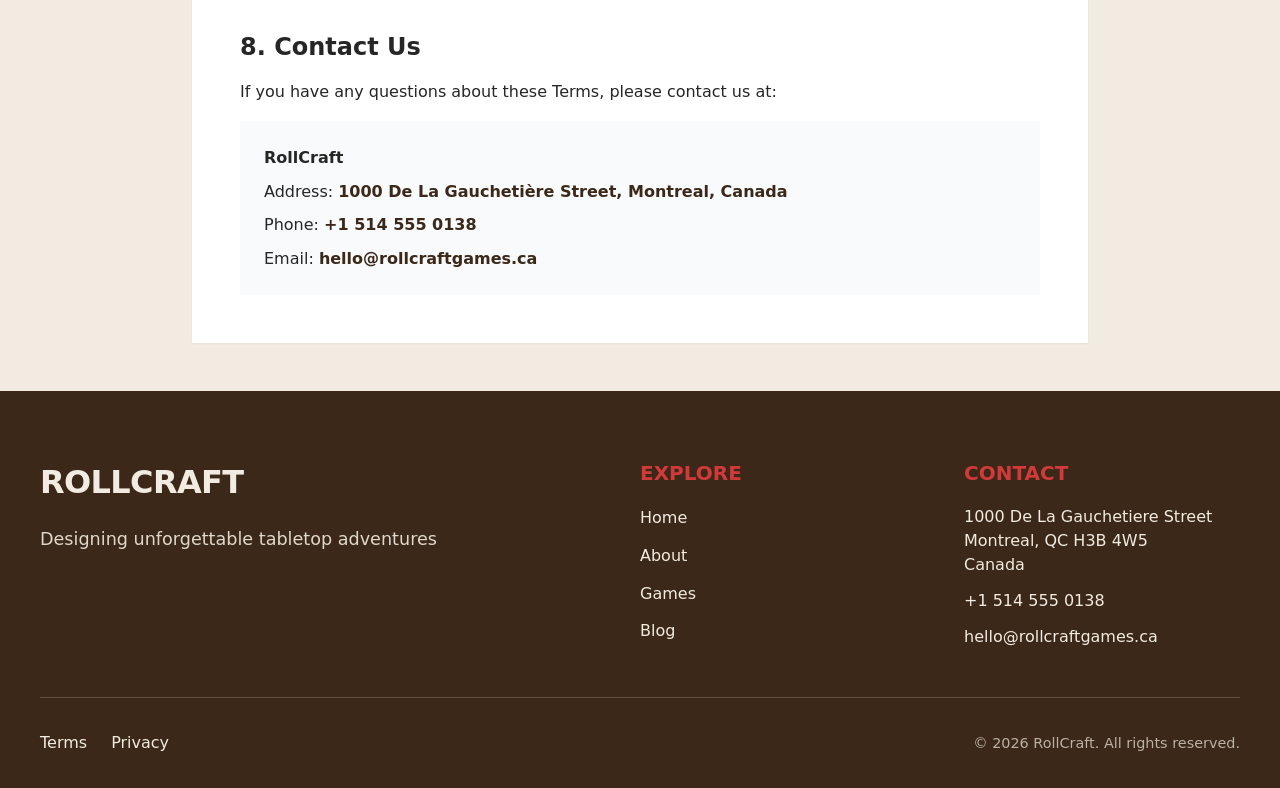
<file: terms-conditions.html>
<!doctype html>
<html data-page="terms-conditions.html" lang="en">
  <head>
    <meta name="robots" content="noindex, follow" />
        <meta name="viewport" content="width=device-width, initial-scale=1" />
    <meta charset="utf-8" />
    <title>Terms & Conditions - RollCraft</title>
    <link rel="stylesheet" href="assets/css/tailwind.css" />
    <link rel="stylesheet" href="assets/css/chrome.css" />
    <link rel="icon" href="assets/brand/favicon.svg" type="image/svg+xml" />

    <meta property="og:type" content="website" />
    <meta property="og:url" content="https://rollcraft.com/" />
    <meta
      property="og:title"
      content="RollCraft | Designing Unforgettable Tabletop Adventures"
    />
    <meta
      property="og:description"
      content="Main page showcasing our newest board games and studio overview"
    />
    <meta property="og:image:alt" content="RollCraft – tabletop game studio" />
    <meta property="og:site_name" content="RollCraft" />
    <meta property="og:image" content="assets/img/hero_banner.webp" />
    <link
      rel="shortcut icon"
      href="assets/brand/favicon.svg"
      type="image/x-icon"
    />
  </head>
  <body
    class="palette-fog-sage layout-cards-first typography-editorial font-system-ui-condensed background-image-bands text-neutral-800 responsive-mobile-left-align"
  >
    <header class="site-header sticky-light">
      <div class="header-container">
        <a href="index.html" class="brand">
          <svg
            viewBox="0 0 24 24"
            fill="none"
            xmlns="http://www.w3.org/2000/svg"
          >
            <g
              stroke="currentColor"
              stroke-width="2"
              stroke-linecap="round"
              stroke-linejoin="round"
            >
              <path
                d="M 4 18 L 4 8 A 2 2 0 0 1 6 6 L 8 6 A 3 3 0 0 1 8 12 L 4 12 M 6 12 L 10 18 M 21 6 L 18 6 A 6 6 0 0 0 18 18 L 21 18"
              />
            </g>
            <g fill="currentColor">
              <circle cx="4" cy="18" r="2" />
              <circle cx="11" cy="9" r="2" />
              <circle cx="10" cy="18" r="2" />
              <circle cx="21" cy="6" r="2" />
              <circle cx="12" cy="12" r="2" />
              <circle cx="21" cy="18" r="2" />
            </g>
          </svg>
          <span class="brand-name">RollCraft</span>
        </a>
        <nav class="desktop-nav">
          <a href="index.html">Home</a>
          <a href="about.html">About</a>
          <a href="games.html">Games</a>
          <a href="blog.html">Blog</a>
        </nav>
        <div class="header-actions">
          <a href="games.html" class="btn btn-cta">Shop Games</a>
          <button
            class="burger-menu"
            aria-label="Open menu"
            aria-expanded="false"
            aria-controls="mobile-menu"
          >
            <svg
              viewBox="0 0 24 24"
              stroke="currentColor"
              fill="none"
              stroke-width="2"
              stroke-linecap="round"
              stroke-linejoin="round"
            >
              <line x1="3" y1="12" x2="21" y2="12"></line>
              <line x1="3" y1="6" x2="21" y2="6"></line>
              <line x1="3" y1="18" x2="21" y2="18"></line>
            </svg>
          </button>
        </div>
      </div>
      <div class="mobile-nav-overlay" id="mobile-menu">
        <div class="mobile-bottom-sheet">
          <button class="close-menu" aria-label="Close menu">
            <svg
              viewBox="0 0 24 24"
              stroke="currentColor"
              fill="none"
              stroke-width="2"
              stroke-linecap="round"
              stroke-linejoin="round"
            >
              <line x1="18" y1="6" x2="6" y2="18"></line>
              <line x1="6" y1="6" x2="18" y2="18"></line>
            </svg>
          </button>
          <nav class="mobile-nav-links">
            <a href="index.html">Home</a>
            <a href="about.html">About</a>
            <a href="games.html">Games</a>
            <a href="blog.html">Blog</a>
            <a href="games.html" class="btn btn-cta mobile-cta">Shop Games</a>
          </nav>
        </div>
      </div>
    </header>
    <main
      class="grid-feature-rows spacing-variable-fluid alternation-neutral-only"
    >
      <div class="container mx-auto px-4 py-12">
        <article
          class="components-bordered radius-squircle bg-white p-6 md:p-12 shadow-sm max-w-4xl mx-auto text-left"
        >
          <h1 class="accents-headings-and-ctas text-4xl font-bold mb-2">
            Terms & Conditions
          </h1>
          <p class="text-sm text-gray-500 mb-8">
            Last Updated: January 1, 2026
          </p>
          <h2
            class="accents-headings-and-ctas text-2xl font-semibold mt-8 mb-4"
          >
            1. Agreement to Terms
          </h2>
          <p class="mb-4">
            By accessing our website and using our services, you agree to be
            bound by these Terms and Conditions and our Privacy Policy. If you
            do not agree to these terms, please do not use our services. These
            Terms apply to all visitors, users, and others who access or use the
            Service.
          </p>
          <h2
            class="accents-headings-and-ctas text-2xl font-semibold mt-8 mb-4"
          >
            2. Eligibility
          </h2>
          <p class="mb-4">
            You must be at least the age of majority in your province or
            territory of residence to use our services. By agreeing to these
            Terms, you represent and warrant that you are of legal age in your
            jurisdiction and meet all eligibility requirements under Canadian
            law.
          </p>
          <h2
            class="accents-headings-and-ctas text-2xl font-semibold mt-8 mb-4"
          >
            3. Acceptable Use
          </h2>
          <p class="mb-2">
            You agree not to use the Service for any unlawful purpose or any
            purpose prohibited under this clause. You agree not to use the
            Service in any way that could damage the website, services, or
            general business of RollCraft.
          </p>
          <ul class="list-disc pl-6 mb-4">
            <li>
              You shall not harass, abuse, or threaten others or otherwise
              violate any person's legal rights.
            </li>
            <li>
              You shall not violate any intellectual property rights of the
              Company or any third party.
            </li>
            <li>
              You shall not upload or otherwise disseminate any computer viruses
              or other software that may damage the property of another.
            </li>
            <li>You shall not perpetrate any fraud.</li>
            <li>
              You shall not engage in or create any unlawful gambling,
              sweepstakes, or pyramid scheme.
            </li>
          </ul>
          <h2
            class="accents-headings-and-ctas text-2xl font-semibold mt-8 mb-4"
          >
            4. Payments and Refunds
          </h2>
          <p class="mb-4">
            If applicable, all payments made through our service are processed
            securely. Prices are subject to change without notice. Refund
            policies, if applicable to specific products or services, will be
            outlined at the point of purchase. In the event of a billing error,
            please contact us immediately for resolution.
          </p>
          <h2
            class="accents-headings-and-ctas text-2xl font-semibold mt-8 mb-4"
          >
            5. Disclaimers
          </h2>
          <p class="mb-4">
            The service is provided on an "AS IS" and "AS AVAILABLE" basis.
            RollCraft makes no representations or warranties of any kind,
            express or implied, as to the operation of their services, or the
            information, content, or materials included therein. You expressly
            agree that your use of the service is at your sole risk.
          </p>
          <h2
            class="accents-headings-and-ctas text-2xl font-semibold mt-8 mb-4"
          >
            6. Limitation of Liability
          </h2>
          <p class="mb-4">
            To the maximum extent permitted by applicable law, in no event shall
            RollCraft, its affiliates, directors, employees, or its licensors be
            liable for any direct, indirect, punitive, incidental, special,
            consequential, or exemplary damages, including without limitation
            damages for loss of profits, goodwill, use, data, or other
            intangible losses, arising out of or relating to the use of, or
            inability to use, this service.
          </p>
          <h2
            class="accents-headings-and-ctas text-2xl font-semibold mt-8 mb-4"
          >
            7. Changes to Terms
          </h2>
          <p class="mb-4">
            We reserve the right, at our sole discretion, to modify or replace
            these Terms at any time. If a revision is material, we will try to
            provide at least 30 days' notice prior to any new terms taking
            effect. What constitutes a material change will be determined at our
            sole discretion.
          </p>
          <h2
            class="accents-headings-and-ctas text-2xl font-semibold mt-8 mb-4"
          >
            8. Contact Us
          </h2>
          <p class="mb-4">
            If you have any questions about these Terms, please contact us at:
          </p>
          <div class="components-bordered radius-squircle bg-gray-50 p-6 mt-4">
            <p class="mb-2"><strong>RollCraft</strong></p>
            <p class="mb-2">
              Address:
              <a
                href="https://maps.app.goo.gl/Dtriahmx4hS7bvdK9"
                class="accents-headings-and-ctas hover:underline"
                >1000 De La Gauchetière Street, Montreal, Canada</a
              >
            </p>
            <p class="mb-2">
              Phone:
              <a
                href="tel:+15145550138"
                class="accents-headings-and-ctas hover:underline"
                >+1 514 555 0138</a
              >
            </p>
            <p>
              Email:
              <a
                href="mailto:hello@rollcraftgames.ca"
                class="accents-headings-and-ctas hover:underline"
                >hello@rollcraftgames.ca</a
              >
            </p>
          </div>
        </article>
      </div>
    </main>
    <footer class="site-footer">
      <div class="footer-container">
        <div class="footer-brand">
          <span class="footer-logo">RollCraft</span>
          <p class="tagline">Designing unforgettable tabletop adventures</p>
        </div>
        <div class="footer-links">
          <h3>Explore</h3>
          <nav>
            <a href="index.html">Home</a>
            <a href="about.html">About</a>
            <a href="games.html">Games</a>
            <a href="blog.html">Blog</a>
          </nav>
        </div>
        <div class="footer-contact">
          <h3>Contact</h3>
          <address>
            <a
              href="https://maps.app.goo.gl/Dtriahmx4hS7bvdK9"
              target="_blank"
              rel="noopener"
            >
              1000 De La Gauchetiere Street<br />
              Montreal, QC H3B 4W5<br />
              Canada
            </a>
            <a href="tel:+15145550138">+1 514 555 0138</a>
            <a href="mailto:hello@rollcraftgames.ca">hello@rollcraftgames.ca</a>
          </address>
        </div>
      </div>
      <div class="footer-bottom">
        <div class="legal-links">
          <a href="terms-conditions.html">Terms</a>
          <a href="privacy-policy.html">Privacy</a>
        </div>
        <p class="copyright">&copy; 2026 RollCraft. All rights reserved.</p>
      </div>
    </footer>
    <script defer src="assets/js/site.js"></script>
    <script defer src="assets/js/chrome.js"></script>
  </body>
</html>
</file>
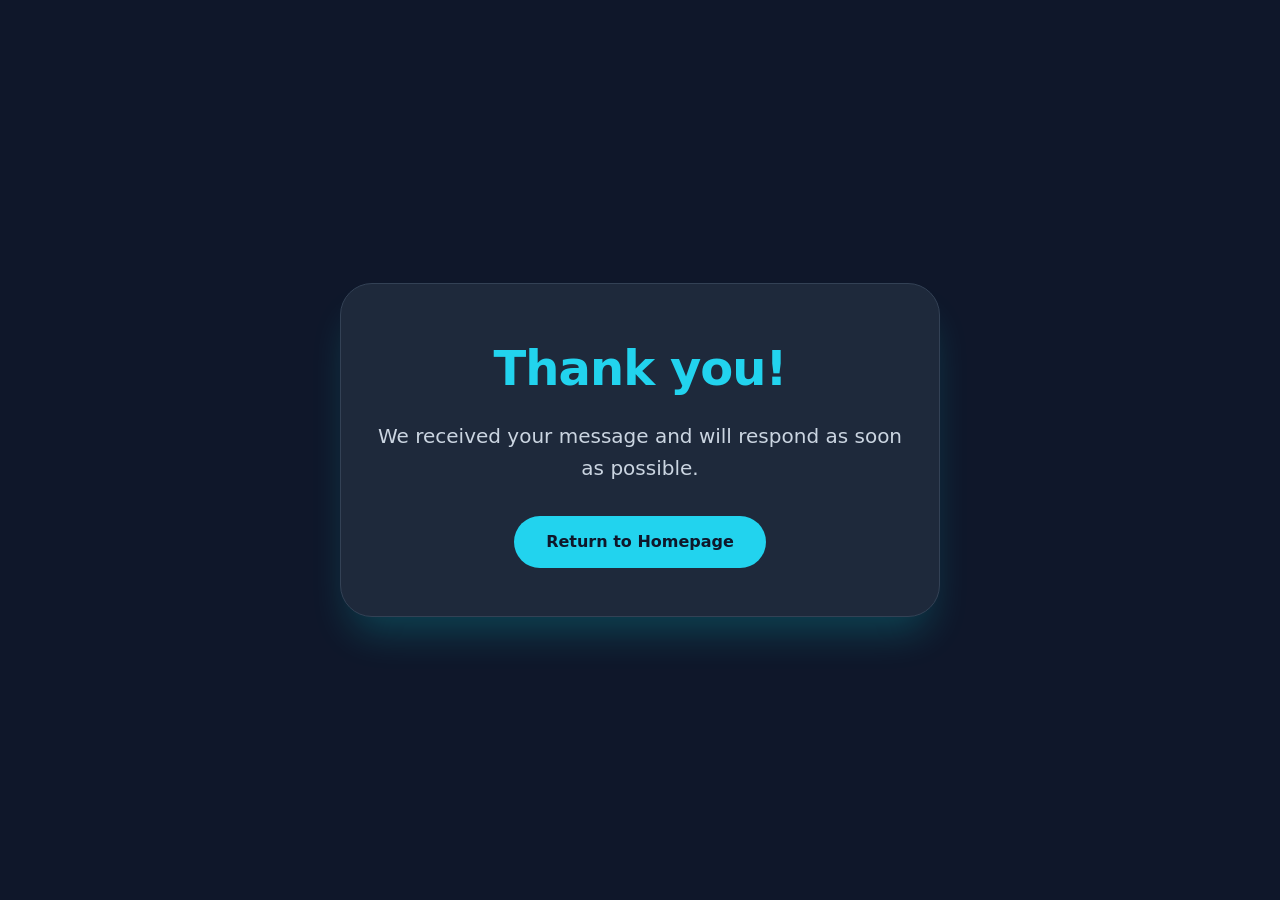
<file: thanks.html>
<!doctype html>
<html data-page="thanks.html" lang="en">
  <head>
    <meta name="robots" content="noindex, follow" />
    <meta charset="utf-8" />
    <meta name="viewport" content="width=device-width, initial-scale=1" />
    <title>Thank you | Order confirmed – RollCraft</title>

    <meta
      name="description"
      content="Thank you for your order! Your RollCraft subscription has been confirmed. You will receive a confirmation email with your login details shortly."
    />
    <link
      rel="shortcut icon"
      href="assets/brand/favicon.svg"
      type="image/x-icon"
    />

    <link rel="stylesheet" href="assets/css/tailwind.css" />
    <link rel="icon" href="assets/brand/favicon.svg" type="image/svg+xml" />
  </head>
  <body>
    <main class="tr-page">
      <section class="tr-thankyou-card">
        <h1 class="tr-thankyou-title">Thank you!</h1>

        <p class="tr-thankyou-text">
          We received your message and will respond as soon as possible.
        </p>

        <p>
          <a href="index.html" class="tr-btn">Return to Homepage</a>
        </p>
      </section>
    </main>
    <script defer src="assets/js/site.js"></script>
  </body>
</html>
</file>
<file: assets/css/chrome.css>
:root {
  --bg-color: #f2ebe1;
  --text-color: #3b2818;
  --accent-color: #d13a3a;
  --header-bg: #fffcf8;
  --border-color: #3b2818;
  --squircle: 20px;
  --font-stack:
    ui-sans-serif, system-ui, -apple-system, BlinkMacSystemFont,
    "Segoe UI Variable Display", "Segoe UI", Roboto, "Helvetica Neue", Arial,
    sans-serif;
  --spacing-base: max(1rem, 2vw);
}
body {
  font-family: var(--font-stack);
  font-stretch: condensed;
  background-color: var(--bg-color);
  color: var(--text-color);
  margin: 0;
  padding: 0;
  line-height: 1.6;
}
a {
  color: var(--text-color);
  text-decoration: none;
  font-weight: 600;
  transition: color 0.2s ease;
}

.desktop-nav a:hover {
  color: var(--accent-color);
}
.site-header.sticky-light {
  position: sticky;
  top: 0;
  background-color: var(--header-bg);
  border-bottom: 2px solid var(--border-color);
  z-index: 1000;
  padding: 1rem var(--spacing-base);
}
.header-container {
  display: flex;
  justify-content: space-between;
  align-items: center;
  max-width: 1200px;
  margin: 0 auto;
}
.brand {
  display: flex;
  align-items: center;
  gap: 0.5rem;
  font-size: 1.5rem;
  font-weight: 800;
  text-transform: uppercase;
  letter-spacing: -0.02em;
}
.brand svg {
  width: 2.5rem;
  height: 2.5rem;
}
.desktop-nav {
  display: none;
  gap: 2rem;
  align-items: center;
}
.desktop-nav a {
  font-size: 1.1rem;
}
.header-actions {
  display: flex;
  align-items: center;
  gap: 1rem;
}
.btn {
  display: inline-flex;
  align-items: center;
  justify-content: center;
  padding: 0.5rem 1.25rem;
  background-color: var(--text-color);
  color: var(--bg-color);
  border-radius: var(--squircle);
  border: 2px solid var(--border-color);
  font-weight: 700;
  text-transform: uppercase;
  letter-spacing: 0.05em;
  transition: all 0.2s ease;
}
.btn:hover {
  background-color: var(--accent-color);
  border-color: var(--accent-color);
  color: #fff;
}
.header-actions .btn-cta {
  display: none;
  background-color: var(--accent-color);
  border-color: var(--accent-color);
  color: #fff;
}

.btn-cta {
  background-color: var(--accent-color);
  border-color: var(--accent-color);
  color: #fff;
}
.btn-cta:hover {
  background-color: var(--text-color);
  border-color: var(--text-color);
}
.burger-menu {
  display: flex;
  background: none;
  border: none;
  cursor: pointer;
  color: var(--text-color);
  padding: 0.25rem;
}
.burger-menu svg {
  width: 1.75rem;
  height: 1.75rem;
}
.mobile-nav-overlay {
  position: fixed;
  inset: 0;
  background: rgba(59, 40, 24, 0.6);
  z-index: 2000;
  opacity: 0;
  pointer-events: none;
  transition: opacity 0.3s ease;
  display: flex;
  align-items: flex-end;
}
.mobile-nav-overlay.is-open {
  opacity: 1;
  pointer-events: auto;
}
.mobile-bottom-sheet {
  background-color: var(--header-bg);
  width: 100%;
  border-top: 2px solid var(--border-color);
  border-radius: var(--squircle) var(--squircle) 0 0;
  padding: 2rem var(--spacing-base) 3rem;
  transform: translateY(100%);
  transition: transform 0.3s cubic-bezier(0.16, 1, 0.3, 1);
  display: flex;
  flex-direction: column;
  gap: 1.5rem;
}
.mobile-nav-overlay.is-open .mobile-bottom-sheet {
  transform: translateY(0);
}
.close-menu {
  align-self: flex-end;
  background: none;
  border: none;
  cursor: pointer;
  color: var(--text-color);
  padding: 0.25rem;
}
.close-menu svg {
  width: 1.75rem;
  height: 1.75rem;
}
.mobile-nav-links {
  display: flex;
  flex-direction: column;
  gap: 1.5rem;
  text-align: left;
}
.mobile-nav-links a {
  font-size: 1.5rem;
}
.mobile-cta {
  margin-top: 1rem;
  display: inline-flex;
  width: max-content;
}
.site-footer {
  background-color: var(--text-color);
  color: var(--bg-color);
  padding: 4rem var(--spacing-base) 2rem;
  border-top: 2px solid var(--border-color);
  text-align: left;
}
.site-footer a {
  color: var(--bg-color);
  font-weight: 400;
}
.site-footer a:hover {
  color: var(--accent-color);
}
.footer-container {
  max-width: 1200px;
  margin: 0 auto;
  display: grid;
  grid-template-columns: 1fr;
  gap: 3rem;
  padding-bottom: 3rem;
}
.footer-brand {
  display: flex;
  flex-direction: column;
  gap: 1rem;
}
.footer-logo {
  font-size: 2rem;
  font-weight: 800;
  text-transform: uppercase;
  letter-spacing: -0.02em;
}
.tagline {
  margin: 0;
  font-size: 1.1rem;
  opacity: 0.9;
}
.footer-links,
.footer-contact {
  display: flex;
  flex-direction: column;
  gap: 1rem;
}
.site-footer h3 {
  font-size: 1.25rem;
  margin: 0;
  color: var(--accent-color);
  text-transform: uppercase;
  font-weight: 800;
}
.footer-links nav {
  display: flex;
  flex-direction: column;
  gap: 0.75rem;
}
.footer-contact address {
  font-style: normal;
  display: flex;
  flex-direction: column;
  gap: 0.75rem;
  line-height: 1.5;
}
.footer-bottom {
  max-width: 1200px;
  margin: 0 auto;
  padding-top: 2rem;
  border-top: 1px solid rgba(242, 235, 225, 0.2);
  display: flex;
  flex-direction: column;
  gap: 1rem;
}
.legal-links {
  display: flex;
  gap: 1.5rem;
}
.copyright {
  margin: 0;
  opacity: 0.7;
  font-size: 0.9rem;
}
@media (min-width: 768px) {
  .desktop-nav,
  .btn-cta {
    display: flex;
  }
  .burger-menu {
    display: none;
  }
  .footer-container {
    grid-template-columns: 2fr 1fr 1fr;
  }
  .footer-bottom {
    flex-direction: row;
    justify-content: space-between;
    align-items: center;
  }
  .mobile-nav-overlay {
    display: none;
  }
}
/* footer extras */
.footer__extras {
  margin-top: 16px;
}
.footer__extrasInner {
  display: flex;
  flex-wrap: wrap;
  gap: 12px;
  align-items: flex-start;
  justify-content: space-between;
}
.footer__social {
  display: flex;
  gap: 10px;
  align-items: center;
}
.footer-social {
  display: inline-flex;
  gap: 8px;
  align-items: center;
  text-decoration: none;
}
.footer-social__icon {
  display: block;
}
.footer__poemWrap {
  max-width: 520px;
}
.footer-poem {
  opacity: 0.9;
  font-size: 0.95em;
  line-height: 1.35;
}
/* --- injected by logo step --- */
.brand {
  display: inline-flex;
  align-items: center;
  gap: 10px;
}
.brand-logo {
  width: 28px;
  height: 28px;
  display: inline-block;
  flex: 0 0 auto;
}
.brand-logo * {
  vector-effect: non-scaling-stroke;
}
/* --- /injected by logo step --- */
</file>
